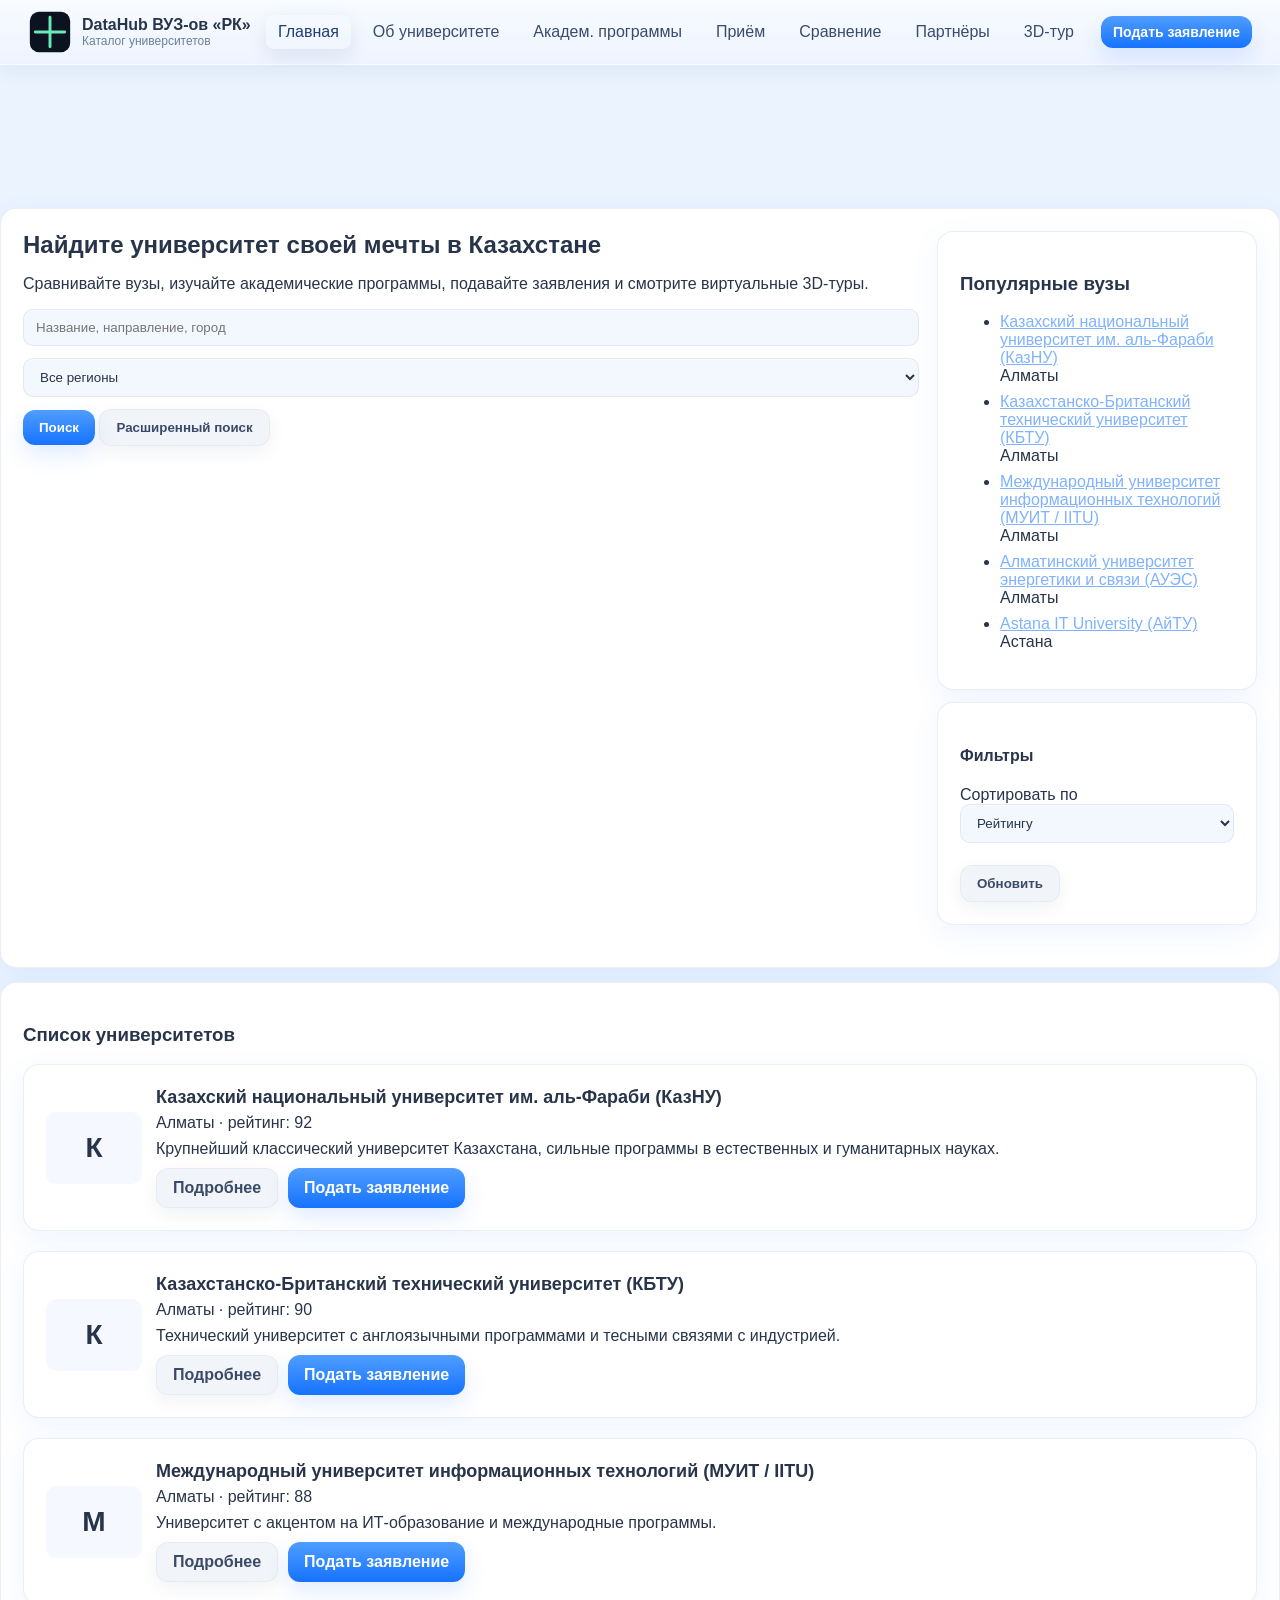
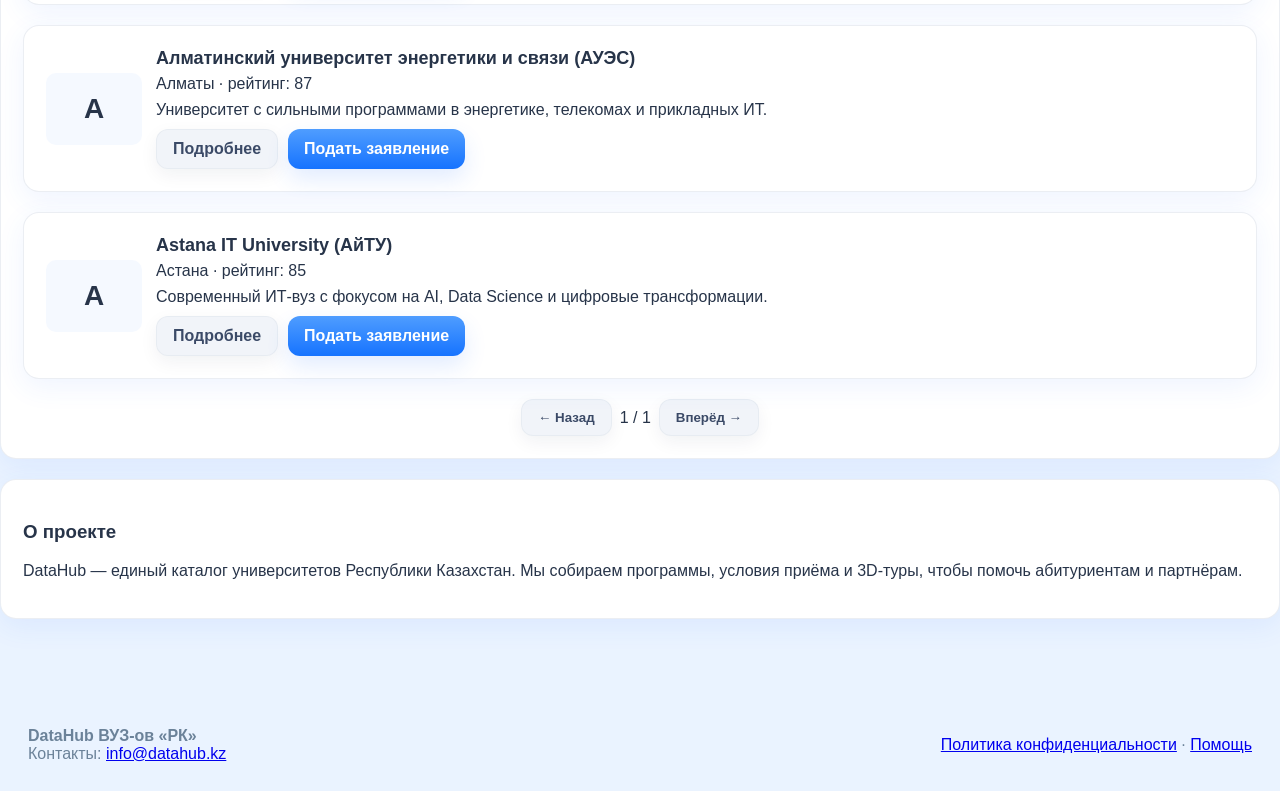
<file: frontend/index.html>
<!doctype html>
<html lang="ru">
<head>
  <meta charset="utf-8" />
  <meta name="viewport" content="width=device-width,initial-scale=1" />
  <title>DataHub ВУЗ-ов «РК» — Каталог вузов</title>

  <!-- основной CSS проекта -->
  <link rel="stylesheet" href="assets/css/styles.css">

  <style>
    /* --- гарантия что только одна шапка и она фиксирована --- */
    .site-header {
      position: fixed;
      inset: 0 0 auto 0;
      top: 0;
      left: 0;
      right: 0;
      z-index: 9999;            /* максимум, чтобы не перекрывался контент */
      border-bottom: 1px solid rgba(255,255,255,0.02);
      background: linear-gradient(180deg, rgba(2,6,23,0.98), rgba(2,6,23,0.9));
      padding: 10px 0;
      box-shadow: 0 6px 20px rgba(2,6,23,0.45);
    }

    .header-inner {
      max-width: var(--max-width);
      margin: 0 auto;
      padding: 0 var(--container-pad);
      display:flex;
      gap:12px;
      align-items:center;
      justify-content:space-between;
    }

    /* навигация */
    .main-nav { display:flex; gap:10px; align-items:center; }
    .main-nav .nav-link { color:var(--muted); text-decoration:none; padding:8px 12px; border-radius:8px; }
    .main-nav .nav-link.active { color:var(--text); background: rgba(255,255,255,0.02); }

    /* мобильный бургер */
    .burger { display:none; width:44px; height:44px; align-items:center; justify-content:center; border-radius:8px; cursor:pointer; }
    .burger div { width:20px; height:2px; background:var(--text); margin:3px 0; border-radius:2px; }

    /* важный отступ — чтобы содержимое не скрывалось под фиксированной шапкой */
    main.main-content {
      padding-top: 92px; /* подогнать под реальную высоту header */
      padding-bottom: 40px;
      max-width: var(--max-width);
      margin: 0 auto;
    }

    /* если на странице появится всплывающее меню — ограничим его поведение */
    .main-nav.mobile-open {
      position: absolute;
      top: 62px;
      right: 20px;
      background: var(--surface);
      padding: 12px;
      border-radius: 10px;
      display:flex;
      flex-direction:column;
      min-width: 200px;
      box-shadow: var(--shadow);
    }

    /* thumb fix: гарантируем, что все карточки поверх main находятся ниже header */
    .card, footer, section {
      position: relative;
      z-index: 1;
    }

    /* адаптив */
    @media (max-width: 980px){
      .main-nav { display:none; }
      .burger { display:flex; }
      .header-inner { padding: 0 14px; }
      main.main-content { padding-top: 100px; }
    }
  </style>
</head>
<body>
  <!-- ========== HEADER (единственный) ========== -->
  <header class="site-header" role="banner" aria-label="Верхнее меню">
    <div class="header-inner">
      <div style="display:flex; gap:12px; align-items:center;">
        <a href="index.html" style="display:flex; gap:10px; align-items:center; text-decoration:none;">
          <svg width="44" height="44" viewBox="0 0 24 24" aria-hidden="true">
            <rect x="1" y="1" width="22" height="22" rx="5" fill="#0b1220"></rect>
            <path d="M4 12h16M12 4v16" stroke="#6ee7b7" stroke-width="1.6" stroke-linecap="round"/>
          </svg>
          <div style="line-height:1;">
            <div style="font-weight:700; color:var(--text);">DataHub ВУЗ-ов «РК»</div>
            <div style="font-size:12px; color:var(--muted); margin-top:2px;">Каталог университетов</div>
          </div>
        </a>
      </div>

      <nav class="main-nav" aria-label="Главная навигация">
        <a href="index.html" class="nav-link active">Главная</a>
        <a href="university.html" class="nav-link">Об университете</a>
        <a href="programs.html" class="nav-link">Академ. программы</a>
        <a href="admission.html" class="nav-link">Приём</a>
        <a href="compare.html" class="nav-link">Сравнение</a>
        <a href="partners.html" class="nav-link">Партнёры</a>
        <a href="tour.html" class="nav-link">3D-тур</a>
      </nav>

      <div style="display:flex; gap:10px; align-items:center;">
        <a href="admission.html" class="btn primary" style="padding:8px 12px; font-size:14px;">Подать заявление</a>
        <div class="burger" id="navBurger" title="Открыть меню" aria-hidden="false">
          <div></div><div></div><div></div>
        </div>
      </div>
    </div>
  </header>

  <!-- ========== MAIN CONTENT ========== -->
  <main class="main-content" role="main">
    <!-- HERO / SEARCH -->
    <section class="card hero" style="margin: 6px 0;">
      <div class="hero-inner" style="display:flex; gap:18px; align-items:flex-start; flex-wrap:wrap;">
        <div style="flex:1; min-width:260px;">
          <h1 style="margin:0 0 8px 0;">Найдите университет своей мечты в Казахстане</h1>
          <p class="lead">Сравнивайте вузы, изучайте академические программы, подавайте заявления и смотрите виртуальные 3D-туры.</p>

          <form id="searchForm" class="search-form" style="margin-top:14px;">
            <input id="searchQ" type="search" placeholder="Название, направление, город" aria-label="Поиск">
            <select id="filterRegion">
              <option value="">Все регионы</option>
              <option value="almaty">Алматы</option>
              <option value="nursultan">Нур-Султан</option>
              <option value="astana">Астана</option>
              <option value="shymkent">Шымкент</option>
            </select>
            <button type="submit" class="btn primary">Поиск</button>
            <button type="button" id="btnAdvanced" class="btn ghost">Расширенный поиск</button>
          </form>

        </div>

        <aside style="width:320px; min-width:240px;">
          <div class="card" style="margin-bottom:12px;">
            <h3>Популярные вузы</h3>
            <ul id="popularList">
              <li><a href="university.html?id=kznu">КазНУ им. аль-Фараби</a> · Алматы</li>
              <li><a href="university.html?id=aues">АУЭС — Университет энерго-связи</a> · Алматы</li>
              <li><a href="university.html?id=kbtu">КБТУ — Казахстанско-Британский Технический Университет</a> · Алматы</li>
              <li><a href="university.html?id=iitu">МУИТ — Международный Университет ИТ</a> · Алматы</li>
              <li><a href="university.html?id=aitu">AITU — Astana IT University</a> · Астана</li>
            </ul>

          </div>

          <div class="card">
            <h4>Фильтры</h4>
            <label class="small">Сортировать по</label>
            <select id="sortBy">
              <option value="">Рейтингу</option>
              <option value="students">По количеству студентов</option>
            </select>
            <div style="margin-top:10px;">
              <button id="btnReload" class="btn ghost">Обновить</button>
            </div>
          </div>
        </aside>
      </div>
    </section>

    <!-- LIST -->
    <section id="univList" class="card" style="margin-top:14px;">
      <h3>Список университетов</h3>
      <div id="grid" class="card-grid" style="margin-top:12px;">
        <!-- сюда рендерятся карточки -->
      </div>

      <nav id="pagination" class="pagination" style="margin-top:18px; display:flex; gap:8px; align-items:center; justify-content:center;">
        <button id="prevPage" class="btn ghost">← Назад</button>
        <span id="pageInfo" class="small">1 / 1</span>
        <button id="nextPage" class="btn ghost">Вперёд →</button>
      </nav>
    </section>

    <!-- Info block -->
    <section class="card" style="margin-top:14px;">
      <h3>О проекте</h3>
      <p class="small">DataHub — единый каталог университетов Республики Казахстан. Мы собираем программы, условия приёма и 3D-туры, чтобы помочь абитуриентам и партнёрам.</p>
    </section>
  </main>

  <!-- ========== FOOTER ========== -->
  <footer class="site-footer" style="margin-top:20px;">
    <div class="container footer-inner" style="display:flex; justify-content:space-between; align-items:center; gap:12px;">
      <div>
        <strong>DataHub ВУЗ-ов «РК»</strong><br>
        <span class="small muted-note">Контакты: <a href="mailto:info@datahub.kz">info@datahub.kz</a></span>
      </div>
      <div class="small muted-note">
        <a href="#" class="muted-note">Политика конфиденциальности</a> · <a href="#" class="muted-note">Помощь</a>
      </div>
    </div>
  </footer>

  <!-- общий скрипт (внешний) -->
  <script src="assets/js/app.js" defer></script>

  <!-- ========== ЛОКАЛЬНЫЙ DATAHUB FALLBACK + ИНТЕГРИРОВАННАЯ ЛОГИКА ========== -->
  <script>
  /**
   * Если глобальный объект DataHub отсутствует (в разработке / без бэкенда),
   * создаём локальный DataHub с простыми методами:
   *  - fetchUniversities() -> загружает assets/data/universities.json
   *  - fetchUniversityById(id) -> возвращает объект университета
   *  - escapeHtml(s) -> безопасный вывод
   */
  (function(){
    if (!window.DataHub) {
      window.DataHub = {
        async fetchUniversities(opts) {
          // opts можно игнорировать — но поддержим { q, region } при необходимости
          try {
            const resp = await fetch('assets/data/universities.json');
            if (!resp.ok) throw new Error('failed to load universities.json');
            const j = await resp.json();
            return j.universities || [];
          } catch (e) {
            console.warn('DataHub fallback: cannot load universities.json', e);
            throw e;
          }
        },
        async fetchUniversityById(id) {
          try {
            const resp = await fetch('assets/data/universities.json');
            if (!resp.ok) throw new Error('failed to load universities.json');
            const j = await resp.json();
            const arr = j.universities || [];
            return arr.find(u => String(u.id).toLowerCase() === String(id).toLowerCase()) || null;
          } catch (e) {
            console.warn('DataHub.fetchUniversityById fallback error', e);
            return null;
          }
        },
        escapeHtml(s) {
          return String(s || '').replace(/&/g,'&amp;').replace(/</g,'&lt;').replace(/>/g,'&gt;').replace(/"/g,'&quot;');
        }
      };
    } else {
      // если DataHub есть, но нет escapeHtml — добавим полезный метод
      if (!DataHub.escapeHtml) {
        DataHub.escapeHtml = s => String(s || '').replace(/&/g,'&amp;').replace(/</g,'&lt;').replace(/>/g,'&gt;').replace(/"/g,'&quot;');
      }
    }
  })();
  </script>

  <!-- ЗАМЕНИТЕ СТАРЫЙ БЛОК ЛОКАЛЬНОЙ ЛОГИКИ НА ЭТОТ -->
  <script>
  document.addEventListener('DOMContentLoaded', () => {
    // элементы
    const burger = document.getElementById('navBurger');
    const nav = document.querySelector('.main-nav');
    const popularList = document.getElementById('popularList');
    const grid = document.getElementById('grid');
    const pageInfo = document.getElementById('pageInfo');
    const prevBtn = document.getElementById('prevPage');
    const nextBtn = document.getElementById('nextPage');
    const sortSelect = document.getElementById('sortBy');
    const reloadBtn = document.getElementById('btnReload');
    const searchForm = document.getElementById('searchForm');
    const searchQ = document.getElementById('searchQ');
    const filterRegion = document.getElementById('filterRegion');
    const btnAdvanced = document.getElementById('btnAdvanced');

    // state
    let allList = [];       // список из DataHub (полный)
    let currentList = [];   // после фильтров/поиска
    let page = 1;
    const PER_PAGE = 6;

    // маппинг значений селекта регионов (внизу — к нормализованной форме, в которой хранятся города)
    const regionMap = {
      "almaty": "алматы",
      "nursultan": "астана",
      "nur-sultan": "астана",
      "astana": "астана",
      "shymkent": "шымкент",
      "": ""
    };

    // --- Helpers: normalisation / acronym building ---
    const norm = (s = '') => {
      try {
        return String(s).toLowerCase().normalize('NFD').replace(/[\u0300-\u036f]/g, '');
      } catch (e) {
        return String(s).toLowerCase();
      }
    };

    function buildAcronym(name) {
      if (!name) return '';
      return name.split(/[\s\-\–_()]+/).map(w => w.trim()).filter(Boolean).map(w => w[0]?.toUpperCase()||'').join('');
    }

    // строит поисковое поле для каждого университета
    function buildSearchIndex(u) {
      const parts = [];
      parts.push(u.id || '');
      parts.push(u.name || '');
      parts.push(u.short_desc || '');
      parts.push(u.long_desc || '');
      parts.push(u.city || '');
      if (Array.isArray(u.partners)) {
        parts.push(u.partners.map(p => p.partner_name || '').join(' '));
      }
      if (u.aliases) parts.push(Array.isArray(u.aliases) ? u.aliases.join(' ') : (''+u.aliases));
      const joined = parts.join(' ');
      const flat = joined.replace(/\s+/g,'');
      const acronym = buildAcronym(u.name || '');
      return {
        raw: joined,
        norm: norm(joined),
        flat: norm(flat),
        acronym: (acronym || '').toUpperCase()
      };
    }

    // render popular list
    function renderPopular(list) {
      popularList.innerHTML = '';
      if (!list || !list.length) {
        popularList.innerHTML = '<li class="muted-note">Данные отсутствуют</li>';
        return;
      }
      list.slice(0,6).forEach(u => {
        const li = document.createElement('li');
        li.style.marginBottom = '8px';
        li.innerHTML = `<a href="university.html?id=${encodeURIComponent(u.id)}" style="color:var(--accent)">${DataHub.escapeHtml(u.name)}</a>
                        <div class="small muted-note">${DataHub.escapeHtml(u.city||'')}</div>`;
        popularList.appendChild(li);
      });
    }

    // render grid (paginated)
    function renderGrid(list) {
      grid.innerHTML = '';
      if (!list || !list.length) {
        grid.innerHTML = '<p class="muted-note">Список университетов пуст.</p>';
        pageInfo.textContent = '0 / 0';
        prevBtn.disabled = true;
        nextBtn.disabled = true;
        return;
      }
      const totalPages = Math.max(1, Math.ceil(list.length / PER_PAGE));
      if (page > totalPages) page = totalPages;
      const start = (page - 1) * PER_PAGE;
      const pageItems = list.slice(start, start + PER_PAGE);

      pageItems.forEach(u => {
        const el = document.createElement('div');
        el.className = 'card';
        el.innerHTML = `
          <div style="display:flex;gap:14px;align-items:center;">
            <div style="width:96px;height:72px;border-radius:10px;background:#f5f9ff;display:flex;align-items:center;justify-content:center;font-weight:700;font-size:28px;">
              ${DataHub.escapeHtml((u.name||'')[0] || 'U')}
            </div>
            <div style="flex:1">
              <a href="university.html?id=${encodeURIComponent(u.id)}" style="font-size:18px;font-weight:700;color:var(--text);text-decoration:none;">
                ${DataHub.escapeHtml(u.name)}
              </a>
              <div class="muted-note" style="margin-top:6px">${DataHub.escapeHtml(u.city || '')} · рейтинг: ${u.rating ?? '—'}</div>
              <div class="muted-note" style="margin-top:8px">${DataHub.escapeHtml((u.short_desc||'').substring(0,160))}</div>
              <div style="margin-top:10px;display:flex;gap:10px;">
                <a class="btn ghost" href="university.html?id=${encodeURIComponent(u.id)}">Подробнее</a>
                <a class="btn primary" href="admission.html?uni=${encodeURIComponent(u.id)}">Подать заявление</a>
              </div>
            </div>
          </div>
        `;
        grid.appendChild(el);
      });

      pageInfo.textContent = `${page} / ${totalPages}`;
      prevBtn.disabled = page <= 1;
      nextBtn.disabled = page >= totalPages;
    }

    // main filter: ищем по q и region внутри предварительно загруженного allList
    function filterUniversities(q = '', region = '') {
      const qnorm = norm(q || '');
      const rnorm = norm(region || '');
      if (!qnorm && !rnorm) return allList.slice();

      const results = allList.filter(item => {
        const idx = item._searchIdx; // ранее добавленный индекс
        if (rnorm) {
          const cityOk = (item.city && norm(item.city).includes(rnorm)) || (idx && idx.norm.includes(rnorm));
          if (!cityOk) return false;
        }
        if (!qnorm) return true; // только фильтр по региону

        // 1) полное включение нормализованной строки
        if (idx && idx.norm.includes(qnorm)) return true;
        // 2) flat (без пробелов)
        if (idx && idx.flat.includes(qnorm.replace(/\s+/g,''))) return true;
        // 3) acronym
        if (idx && idx.acronym && idx.acronym.includes(qnorm.toUpperCase())) return true;
        // 4) частичное совпадение по токенам
        if (idx) {
          const tokens = idx.norm.split(/\s+/);
          for (let t of tokens) {
            if (t.startsWith(qnorm)) return true;
          }
        }
        // 5) id match
        if ((item.id || '').toLowerCase().includes(qnorm)) return true;

        return false;
      });

      return results;
    }

    // загрузка initial + индексирование
    async function loadInitial() {
      try {
        // сначала попробуем DataHub.fetchUniversities (внешний модуль), иначе fallback внутри DataHub уже настроен
        allList = await DataHub.fetchUniversities();
        if (!Array.isArray(allList)) allList = [];
        // ensure each has id and name
        allList = allList.map(u => Object.assign({ id: (u.id || (u.name||'').toLowerCase().replace(/\s+/g,'')), name: u.name || '—' }, u));
        // build _searchIdx for each
        allList.forEach(u => { u._searchIdx = buildSearchIndex(u); });
        currentList = allList.slice();
        renderPopular(allList);
        page = 1;
        renderGrid(currentList);
      } catch (err) {
        console.warn('Ошибка при загрузке университетов', err);
        popularList.innerHTML = '<li class="muted-note">Не удалось загрузить данные.</li>';
        grid.innerHTML = '<p class="muted-note">Не удалось загрузить данные.</p>';
      }
    }

    // perform search triggered by UI; q empty => show all
    function doLocalSearch() {
      const q = (searchQ.value || '').trim();
      let region = (filterRegion.value || '').trim();

      // Нормализация: привести region к нижнему регистру и сопоставить с картой
      const rkey = (region || '').toString().toLowerCase().replace(/\s+/g, '');
      const mapped = regionMap[rkey];
      if (mapped !== undefined) {
        region = mapped;
      } else {
        region = norm(region);
      }

      const results = filterUniversities(q, region);
      currentList = results;
      page = 1;
      renderGrid(currentList);
      renderPopular(results);
    }

    // events
    if (searchForm) {
      searchForm.addEventListener('submit', (ev) => {
        ev.preventDefault();
        doLocalSearch();
      });
    }
    if (searchQ) {
      // live search as user types (debounced)
      let timer = null;
      searchQ.addEventListener('input', () => {
        clearTimeout(timer);
        timer = setTimeout(() => doLocalSearch(), 220);
      });
    }
    if (filterRegion) {
      filterRegion.addEventListener('change', () => doLocalSearch());
    }
    if (btnAdvanced) {
      btnAdvanced.addEventListener('click', () => {
        if (btnAdvanced.dataset.open === '1') {
          btnAdvanced.dataset.open = '0';
          btnAdvanced.textContent = 'Расширенный поиск';
        } else {
          btnAdvanced.dataset.open = '1';
          btnAdvanced.textContent = 'Скрыть расширенный';
          alert('Здесь можно добавить дополнительные поля для расширенного поиска.');
        }
      });
    }
    if (reloadBtn) {
      reloadBtn.addEventListener('click', () => loadInitial());
    }
    prevBtn.addEventListener('click', () => {
      if (page > 1) { page--; renderGrid(currentList); window.scrollTo({top:200, behavior:'smooth'}); }
    });
    nextBtn.addEventListener('click', () => {
      const totalPages = Math.max(1, Math.ceil(currentList.length / PER_PAGE));
      if (page < totalPages) { page++; renderGrid(currentList); window.scrollTo({top:200, behavior:'smooth'}); }
    });

    // burger (mobile)
    if (burger) {
      burger.addEventListener('click', () => {
        if (nav.classList.contains('mobile-open')) {
          nav.classList.remove('mobile-open'); nav.style.display = '';
        } else {
          nav.classList.add('mobile-open'); nav.style.display = 'flex';
        }
      });
      document.addEventListener('click', (e) => {
        if (window.innerWidth <= 980 && !nav.contains(e.target) && !burger.contains(e.target)) {
          nav.classList.remove('mobile-open'); nav.style.display = 'none';
        }
      });
    }

    // initial load
    loadInitial();
  });
  </script>


</body>
</html>
</file>
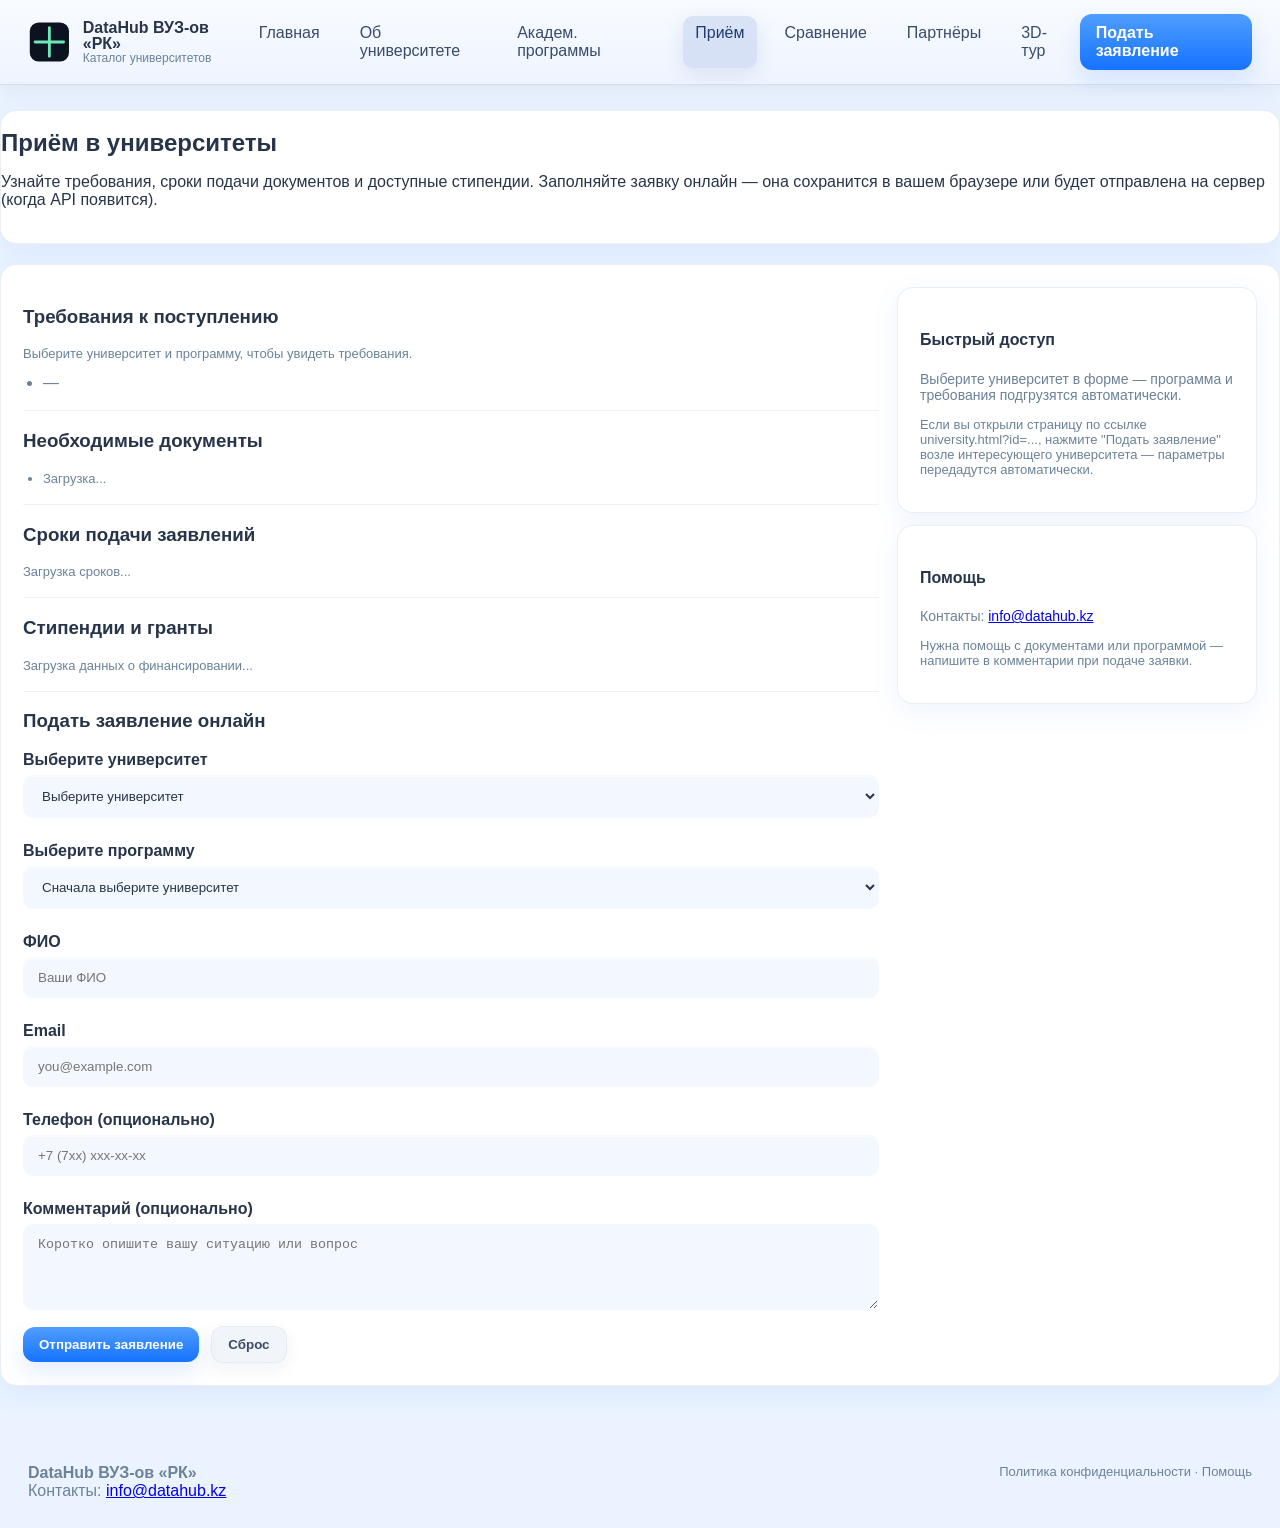
<file: frontend/admission.html>
<!doctype html>
<html lang="ru">
<head>
  <meta charset="utf-8" />
  <meta name="viewport" content="width=device-width,initial-scale=1" />
  <title>Приём — DataHub ВУЗ-ов «РК»</title>

  <link rel="stylesheet" href="assets/css/styles.css">

  <style>
    /* Локальные правки оформления страницы приёма */
    .admission-hero { padding: 18px 0; }
    .admission-grid { display:grid; grid-template-columns: 1fr 360px; gap:18px; }
    @media (max-width: 980px) { .admission-grid { grid-template-columns: 1fr; } }

    .card .section-title { margin-top: 6px; font-size:18px; font-weight:700; }
    .muted-note { color:var(--muted); }

    .form-row { margin-bottom:12px; }
    label.field-label { display:block; font-weight:600; margin-bottom:6px; color:var(--text); }
    select, input[type="text"], input[type="email"], textarea {
      background: var(--surface-light);
      border: 1px solid rgba(255,255,255,0.06);
      border-radius: 10px;
      padding: 12px 14px;
      width:100%;
      color:var(--text);
      box-sizing:border-box;
    }
    .small-muted { color:var(--muted); font-size:13px; }

    .req-list { margin:8px 0 0 0; padding-left:20px; color:var(--muted); }
    .status-note { margin:8px 0; padding:8px 12px; border-radius:8px; background:rgba(110,231,183,0.08); color: #064; display:none; }

    .btn-row { display:flex; gap:12px; align-items:center; margin-top:10px; }
    .toast { position:fixed; right:20px; bottom:20px; background:#0b1220; color:#fff; padding:12px 16px; border-radius:10px; box-shadow:0 8px 30px rgba(11,18,32,0.5); display:none; z-index:99999; }

    .sidebar-note { font-size:14px; color:var(--muted); }
    .hint { font-size:13px; color:var(--muted); margin-top:6px; }
  </style>
</head>
<body>

<!-- HEADER -->
<header class="site-header" role="banner" aria-label="Верхнее меню">
  <div class="header-inner">
    <a href="index.html" style="display:flex; gap:12px; align-items:center; text-decoration:none;">
      <svg width="44" height="44" viewBox="0 0 24 24" aria-hidden="true">
        <rect x="1" y="1" width="22" height="22" rx="5" fill="#0b1220"></rect>
        <path d="M4 12h16M12 4v16" stroke="#6ee7b7" stroke-width="1.6" stroke-linecap="round"/>
      </svg>
      <div style="line-height:1;">
        <div style="font-weight:700; color:var(--text); font-size:16px;">DataHub ВУЗ-ов «РК»</div>
        <div style="font-size:12px; color:var(--muted);">Каталог университетов</div>
      </div>
    </a>

    <nav class="main-nav" aria-label="Главная навигация">
      <a class="nav-link" href="index.html">Главная</a>
      <a class="nav-link" href="university.html">Об университете</a>
      <a class="nav-link" href="programs.html">Академ. программы</a>
      <a class="nav-link active" href="admission.html">Приём</a>
      <a class="nav-link" href="compare.html">Сравнение</a>
      <a class="nav-link" href="partners.html">Партнёры</a>
      <a class="nav-link" href="tour.html">3D-тур</a>
    </nav>

    <div style="display:flex; gap:10px; align-items:center;">
      <a href="admission.html" class="btn primary">Подать заявление</a>
      <button class="burger" id="navBurger" type="button" aria-label="Открыть меню">
        <span style="display:block;width:20px;height:2px;background:var(--text);margin:3px 0;"></span>
        <span style="display:block;width:20px;height:2px;background:var(--text);margin:3px 0;"></span>
        <span style="display:block;width:20px;height:2px;background:var(--text);margin:3px 0;"></span>
      </button>
    </div>
  </div>
</header>

<main class="main-content" role="main">
  <section class="card admission-hero" aria-labelledby="admissionTitle">
    <h1 id="admissionTitle" style="margin:0 0 8px 0;">Приём в университеты</h1>
    <p class="lead">Узнайте требования, сроки подачи документов и доступные стипендии. Заполняйте заявку онлайн — она сохранится в вашем браузере или будет отправлена на сервер (когда API появится).</p>
  </section>

  <section class="card" style="margin-top:14px;">
    <div class="admission-grid">
      <!-- левый столбец: форма и данные -->
      <div>
        <h3>Требования к поступлению</h3>
        <div id="admissionStatus" class="status-note"></div>
        <div id="requirementsBlock">
          <p class="small-muted">Выберите университет и программу, чтобы увидеть требования.</p>
          <ul id="reqList" class="req-list"><li>—</li></ul>
        </div>

        <hr style="margin:18px 0; border:none; border-top:1px solid rgba(0,0,0,0.06)">

        <h3>Необходимые документы</h3>
        <div id="docsBlock" class="small-muted">
          <ul id="docsList" class="req-list">
            <li>Загрузка...</li>
          </ul>
        </div>

        <hr style="margin:18px 0; border:none; border-top:1px solid rgba(0,0,0,0.06)">

        <h3>Сроки подачи заявлений</h3>
        <div id="deadlines" class="small-muted">Загрузка сроков...</div>

        <hr style="margin:18px 0; border:none; border-top:1px solid rgba(0,0,0,0.06)">

        <h3>Стипендии и гранты</h3>
        <div id="scholarships" class="small-muted">Загрузка данных о финансировании...</div>

        <hr style="margin:18px 0; border:none; border-top:1px solid rgba(0,0,0,0.06)">

        <h3>Подать заявление онлайн</h3>
        <form id="applyForm" novalidate>
          <div class="form-row">
            <label class="field-label" for="selUni">Выберите университет</label>
            <select id="selUni" required>
              <option value="">Загрузка университетов...</option>
            </select>
          </div>

          <div class="form-row">
            <label class="field-label" for="selProgram">Выберите программу</label>
            <select id="selProgram" required>
              <option value="">Сначала выберите университет</option>
            </select>
          </div>

          <div class="form-row">
            <label class="field-label" for="fullName">ФИО</label>
            <input id="fullName" type="text" placeholder="Ваши ФИО" required>
          </div>

          <div class="form-row">
            <label class="field-label" for="email">Email</label>
            <input id="email" type="email" placeholder="you@example.com" required>
          </div>

          <div class="form-row">
            <label class="field-label" for="phone">Телефон (опционально)</label>
            <input id="phone" type="text" placeholder="+7 (7xx) xxx-xx-xx">
          </div>

          <div class="form-row">
            <label class="field-label" for="message">Комментарий (опционально)</label>
            <textarea id="message" rows="4" placeholder="Коротко опишите вашу ситуацию или вопрос"></textarea>
          </div>

          <div class="btn-row">
            <button type="submit" class="btn primary">Отправить заявление</button>
            <button type="button" id="resetForm" class="btn ghost">Сброс</button>
            <div id="formNote" class="hint"></div>
          </div>
        </form>
      </div>

      <!-- правый столбец: подсказки и быстрый доступ -->
      <aside>
        <div class="card" style="margin-bottom:12px;">
          <h4>Быстрый доступ</h4>
          <div class="sidebar-note">
            <p>Выберите университет в форме — программа и требования подгрузятся автоматически.</p>
            <p class="hint">Если вы открыли страницу по ссылке university.html?id=..., нажмите "Подать заявление" возле интересующего университета — параметры передадутся автоматически.</p>
          </div>
        </div>

        <div class="card">
          <h4>Помощь</h4>
          <p class="sidebar-note">Контакты: <a href="mailto:info@datahub.kz">info@datahub.kz</a></p>
          <p class="hint">Нужна помощь с документами или программой — напишите в комментарии при подаче заявки.</p>
        </div>
      </aside>
    </div>
  </section>
</main>

<footer class="site-footer">
  <div class="footer-inner">
    <div><strong>DataHub ВУЗ-ов «РК»</strong><br><span class="small muted-note">Контакты: <a href="mailto:info@datahub.kz">info@datahub.kz</a></span></div>
    <div class="small-muted">Политика конфиденциальности · Помощь</div>
  </div>
</footer>

<div id="toast" class="toast" role="status" aria-live="polite"></div>

<script src="assets/js/app.js" defer></script>

<script>
(function(){
  if (window.DataHub && typeof DataHub.fetchUniversities === 'function') {
    // DataHub уже определён — ничего не делаем
    return;
  }

  if (!window.UNIVERSITIES_DB) {
    window.UNIVERSITIES_DB = {
      "universities": [
        {
          "id": "kznu",
          "name": "Казахский национальный университет им. аль-Фараби (КазНУ)",
          "city": "Алматы",
          "rating": 92,
          "short_desc": "Классический университет с сильными программами в естественных и гуманитарных науках.",
          "student_count": 20000,
          "faculty_count": 2000,
          "programs_count": 180,
          "contact": { "phone": "+7 (727) 377-33-33", "email": "info@kaznu.edu.kz", "address": "пр. Аль-Фараби, 71, Алматы" },
          "programs": [
            { "id":"kznu_b_ph", "title":"Физика (Бакалавриат)", "level":"bachelor", "lang":"ru" },
            { "id":"kznu_m_am", "title":"Прикладная математика (Магистратура)", "level":"master", "lang":"ru" }
          ],
          "admission": {
            "documents":[
              "Аттестат / диплом (оригинал и копии)",
              "Паспорт / ИИН",
              "Фотографии 3×4",
              "Результаты ЕНТ / КНТ (при необходимости)",
              "Медицинская справка формы 075/086 (если требуется)"
            ],
            "deadlines":{
              "bachelor":"Подача документов: 20.06.2025 – 31.08.2025. Конкурс госгрантов проходит в июле; зачисление — в августе.",
              "master":"Период приема: июль–август; возможны дополнительные осенние потоки. Точные даты публикуются КазНУ."
            },
            "scholarships":{
              "bachelor":"52 372 тенге (пед/мед — 84 000 тенге)",
              "master":"117 098 тенге"
            }
          }
        },

        {
          "id": "aues",
          "name": "Алматинский университет энергетики и связи (АУЭС)",
          "city": "Алматы",
          "rating": 87,
          "short_desc": "Университет с сильными программами в энергетике, телекоммуникациях и ИТ.",
          "student_count": 8000,
          "faculty_count": 700,
          "programs_count": 60,
          "contact": {"phone":"+7 (727) 323-11-75","email":"aues@aues.kz","address":"ул. Байтурсынова, 126/1, Алматы"},
          "programs":[
            {"id":"aues_b_ee","title":"Электроэнергетика (Бакалавриат)","level":"bachelor","lang":"ru"},
            {"id":"aues_m_is","title":"Интеллектуальные энергосистемы (Магистратура)","level":"master","lang":"ru"}
          ],
          "admission":{
            "documents":["Аттестат / диплом + копии","Паспорт / ИИН","Фотографии","Сертификат ЕНТ или вступительные испытания"],
            "deadlines":{"bachelor":"Грантовый конкурс: середина июля. Платное обучение — до 25 августа.","master":"Приём магистратуры: июль–сентябрь."},
            "scholarships":{"bachelor":"52 372 тенге","master":"117 098 тенге"}
          }
        },

        {
          "id":"kbtu",
          "name":"Казахстанско-Британский технический университет (КБТУ)",
          "city":"Алматы",
          "rating":90,
          "short_desc":"Технический университет с англоязычными программами.",
          "student_count":5000,
          "faculty_count":400,
          "programs":[
            {"id":"kbtu_b_oil","title":"Нефтегазовое дело (Бакалавриат)","level":"bachelor","lang":"ru"},
            {"id":"kbtu_m_ds","title":"Data Science (Магистратура)","level":"master","lang":"en"}
          ],
          "admission":{
            "documents":["Аттестат / диплом","Паспорт / ИИН","Фотографии","Результаты ЕНТ / вступительные тесты"],
            "deadlines":{"bachelor":"Конец июня — конец августа. Конкурс на гранты — в июле.","master":"Июль–сентябрь."},
            "scholarships":{"bachelor":"52 372 тенге","master":"117 098 тенге"}
          }
        },

        {
          "id":"iitu",
          "name":"Международный университет информационных технологий (МУИТ / IITU)",
          "city":"Алматы",
          "rating":88,
          "short_desc":"IT-вуз: программирование, AI, кибербезопасность.",
          "student_count":6000,
          "faculty_count":500,
          "programs":[
            {"id":"iitu_b_se","title":"Программная инженерия (Бакалавриат)","level":"bachelor","lang":"ru"},
            {"id":"iitu_m_ai","title":"Искусственный интеллект (Магистратура)","level":"master","lang":"en"}
          ],
          "admission":{
            "documents":["Аттестат / диплом","Паспорт / ИИН","Фотографии","Сертификат ЕНТ / вступительные испытания"],
            "deadlines":{"bachelor":"20.06.2025 – 25.08.2025 (ориентировочно).","master":"Июль–сентябрь."},
            "scholarships":{"bachelor":"52 372 тенге","master":"117 098 тенге"}
          }
        },

        {
          "id":"aitu",
          "name":"Astana IT University (AITU)",
          "city":"Астана",
          "rating":85,
          "short_desc":"IT-университет с фокусом на Data Science и AI.",
          "student_count":3000,
          "faculty_count":250,
          "programs":[
            {"id":"aitu_b_cs","title":"Информатика (Бакалавриат)","level":"bachelor","lang":"ru"},
            {"id":"aitu_m_ai","title":"AI and Machine Learning (Магистратура)","level":"master","lang":"en"}
          ],
          "admission":{
            "documents":["Аттестат / диплом","Паспорт / ИИН","Фотографии","Результаты ЕНТ / AET (если требуется)"],
            "deadlines":{"bachelor":"Июнь–август (AET и регистрация на портале).","master":"Сроки зависят от направления."},
            "scholarships":{"bachelor":"52 372 тенге","master":"117 098 тенге"}
          }
        }

      ]
    };
  }

  // простой DataHub shim, чтобы существующий код работал как раньше
  window.DataHub = window.DataHub || {};
  if (typeof DataHub.fetchUniversities !== 'function') {
    DataHub.fetchUniversities = async function(filters) {
      // можно подставлять фильтры (q, region) в будущем
      // возвращаем shallow copy, чтобы нельзя было случайно модифицировать исходник
      return (window.UNIVERSITIES_DB && Array.isArray(window.UNIVERSITIES_DB.universities))
        ? window.UNIVERSITIES_DB.universities.map(u => Object.assign({}, u))
        : [];
    };
  }

  // escape helper (используется в других местах)
  if (typeof DataHub.escapeHtml !== 'function') {
    DataHub.escapeHtml = function(s){ return String(s||'').replace(/&/g,'&amp;').replace(/</g,'&lt;').replace(/>/g,'&gt;'); };
  }

})();
/*
  admission.html — client-side admission form + data viewer
  - Подгружает universities через DataHub.fetchUniversities() или window.UNIVERSITIES_DB
  - Когда данные загружены, заполняет селекты, показывает требования и сроки
  - Сохраняет заявки в localStorage (ключ dh_applications)
*/

document.addEventListener('DOMContentLoaded', () => {
  const selUni = document.getElementById('selUni');
  const selProgram = document.getElementById('selProgram');
  const reqList = document.getElementById('reqList');
  const docsList = document.getElementById('docsList');
  const deadlines = document.getElementById('deadlines');
  const scholarships = document.getElementById('scholarships');
  const admissionStatus = document.getElementById('admissionStatus');
  const applyForm = document.getElementById('applyForm');
  const fullName = document.getElementById('fullName');
  const email = document.getElementById('email');
  const phone = document.getElementById('phone');
  const message = document.getElementById('message');
  const resetForm = document.getElementById('resetForm');
  const toast = document.getElementById('toast');
  const formNote = document.getElementById('formNote');

  // header helpers (mobile)
  const burger = document.getElementById('navBurger');
  const nav = document.querySelector('.main-nav');
  if (burger) {
    burger.addEventListener('click', () => {
      nav.classList.toggle('mobile-open');
      nav.style.display = nav.classList.contains('mobile-open') ? 'flex' : '';
    });
  }

  // helpers
  const showToast = (text, ms=3000) => {
    toast.textContent = text;
    toast.style.display = 'block';
    setTimeout(()=> toast.style.display = 'none', ms);
  };

  const saveApplicationToLocal = (obj) => {
    try {
      const key = 'dh_applications';
      const existing = JSON.parse(localStorage.getItem(key) || '[]');
      existing.unshift(obj);
      localStorage.setItem(key, JSON.stringify(existing.slice(0,50))); // keep last 50
    } catch (e) {
      console.warn('Failed to save application', e);
    }
  };

  const escapeHtml = s => String(s||'').replace(/&/g,'&amp;').replace(/</g,'&lt;').replace(/>/g,'&gt;');

  // get query params to preselect university/program
  const params = new URLSearchParams(location.search);
  const preUni = params.get('uni') || params.get('id') || '';
  const preProgram = params.get('program') || '';

  // data state
  let universities = [];

  // fetch universities (use DataHub if available)
  async function loadUniversities() {
    try {
      if (window.DataHub && typeof DataHub.fetchUniversities === 'function') {
        universities = await DataHub.fetchUniversities();
      } else if (window.UNIVERSITIES_DB && Array.isArray(window.UNIVERSITIES_DB.universities)) {
        universities = window.UNIVERSITIES_DB.universities;
      } else {
        // fallback: try fetch JSON path
        const res = await fetch('assets/data/universities.json');
        if (res.ok) {
          const j = await res.json();
          universities = j.universities || [];
        } else {
          throw new Error('no data');
        }
      }
    } catch (err) {
      console.warn('Ошибка загрузки университетов:', err);
      admissionStatus.style.display = 'block';
      admissionStatus.style.background = 'rgba(255,200,200,0.08)';
      admissionStatus.style.color = '#702';
      admissionStatus.textContent = 'Ошибка загрузки данных университетов. Проверьте assets/data/universities.json или DataHub.';
      // show fallback empty UI
      selUni.innerHTML = '<option value="">Данные недоступны</option>';
      selProgram.innerHTML = '<option value="">—</option>';
      reqList.innerHTML = '<li>Ошибка загрузки данных.</li>';
      docsList.innerHTML = '<li>Нет данных</li>';
      deadlines.textContent = 'Нет данных';
      scholarships.textContent = 'Нет данных';
      return;
    }

    // populate select
    selUni.innerHTML = '<option value="">Выберите университет</option>';
    universities.forEach(u => {
      const opt = document.createElement('option');
      opt.value = u.id;
      opt.textContent = u.name + (u.city ? ' · ' + u.city : '');
      selUni.appendChild(opt);
    });

    // try preselect if param present
    if (preUni) {
      // find matching id (case-insensitive)
      const m = universities.find(x => x.id && String(x.id).toLowerCase() === String(preUni).toLowerCase());
      if (m) {
        selUni.value = m.id;
      } else {
        // try name match
        const m2 = universities.find(x => (x.name||'').toLowerCase().includes(String(preUni).toLowerCase()));
        if (m2) selUni.value = m2.id;
      }
    }

    // trigger change to fill programs
    onUniChange();

    // if preProgram present, select it (after programs loaded)
    if (preProgram) {
      setTimeout(()=> {
        // try select by program id or substring
        for (let opt of selProgram.options) {
          if (opt.value && (opt.value.toLowerCase() === preProgram.toLowerCase() || opt.text.toLowerCase().includes(preProgram.toLowerCase()))) {
            selProgram.value = opt.value;
            selProgram.dispatchEvent(new Event('change'));
            break;
          }
        }
      }, 250);
    }
  }

  function onUniChange() {
    const id = selUni.value;
    const u = universities.find(x => x.id === id);
    selProgram.innerHTML = '<option value="">Выберите программу</option>';
    // reset info blocks
    reqList.innerHTML = '<li>—</li>';
    docsList.innerHTML = '<li>Загрузка...</li>';
    deadlines.textContent = 'Загрузка сроков...';
    scholarships.textContent = 'Загрузка данных о финансировании...';
    admissionStatus.style.display = 'none';
    formNote.textContent = '';

    if (!u) {
      selProgram.innerHTML = '<option value="">Сначала выберите университет</option>';
      return;
    }

    // fill programs if present
    if (Array.isArray(u.programs) && u.programs.length) {
      u.programs.forEach((p, idx) => {
        const opt = document.createElement('option');
        // program id may be title or combined
        const pid = p.id || `${u.id}::${idx}`;
        opt.value = pid;
        opt.textContent = p.title || p.name || (p.level ? `${p.level} — ` : '') + (p.title || `Программа ${idx+1}`);
        opt.dataset.level = (p.level||'').toLowerCase();
        opt.dataset.lang = (p.lang||'').toLowerCase();
        opt.dataset.short = p.short_desc || '';
        selProgram.appendChild(opt);
      });
    } else {
      // no programs — synth demo options
      const demoB = document.createElement('option');
      demoB.value = `${u.id}::bsc`;
      demoB.textContent = 'Бакалавриат (пример)';
      selProgram.appendChild(demoB);
      const demoM = document.createElement('option');
      demoM.value = `${u.id}::msc`;
      demoM.textContent = 'Магистратура (пример)';
      selProgram.appendChild(demoM);
    }

    // fill documents / deadlines / scholarships using fields if exist
    // universities data may include 'admission' object with fields documents, deadlines, scholarships
    const admission = u.admission || {};
    // documents
    if (Array.isArray(admission.documents) && admission.documents.length) {
      docsList.innerHTML = '';
      admission.documents.forEach(d => {
        const li = document.createElement('li');
        li.textContent = d;
        docsList.appendChild(li);
      });
    } else {
      docsList.innerHTML = '<li>Аттестат / диплом, копии документов, фото, паспорт, результаты вступительных испытаний (если требуется).</li>';
    }

    // deadlines
    // --- deadlines (форматируем объект или строку) ---
if (admission.deadlines) {
  // если это строка — покажем её
  if (typeof admission.deadlines === 'string') {
    deadlines.innerHTML = DataHub && DataHub.escapeHtml ? DataHub.escapeHtml(admission.deadlines) : escapeHtml(admission.deadlines);
  } else if (typeof admission.deadlines === 'object') {
    // составим аккуратный HTML с разделением бакалавриат / магистратура / другое
    let html = '<div>';
    for (const key of Object.keys(admission.deadlines)) {
      const label = (key === 'bachelor') ? 'Бакалавриат' : (key === 'master') ? 'Магистратура' : key;
      html += `<strong>${DataHub && DataHub.escapeHtml ? DataHub.escapeHtml(label) : escapeHtml(label)}:</strong> `;
      const val = admission.deadlines[key];
      if (typeof val === 'string') {
        html += `<div style="margin:6px 0 12px 0;">${DataHub && DataHub.escapeHtml ? DataHub.escapeHtml(val) : escapeHtml(val)}</div>`;
      } else {
        html += `<div style="margin:6px 0 12px 0;">${DataHub && DataHub.escapeHtml ? DataHub.escapeHtml(JSON.stringify(val)) : escapeHtml(JSON.stringify(val))}</div>`;
      }
    }
    html += '</div>';
    deadlines.innerHTML = html;
  } else {
    deadlines.textContent = String(admission.deadlines);
  }
} else {
  deadlines.innerHTML = 'Главный приём обычно проходит в июне–августе, уточняйте даты на сайте вуза.';
}

// --- scholarships (также форматируем объект или строку) ---
if (admission.scholarships) {
  if (typeof admission.scholarships === 'string') {
    scholarships.innerHTML = DataHub && DataHub.escapeHtml ? DataHub.escapeHtml(admission.scholarships) : escapeHtml(admission.scholarships);
  } else if (typeof admission.scholarships === 'object') {
    let html = '<div>';
    for (const key of Object.keys(admission.scholarships)) {
      const label = (key === 'bachelor') ? 'Бакалавриат' : (key === 'master') ? 'Магистратура' : key;
      html += `<strong>${DataHub && DataHub.escapeHtml ? DataHub.escapeHtml(label) : escapeHtml(label)}:</strong> `;
      const val = admission.scholarships[key];
      if (typeof val === 'string') {
        html += `<div style="margin:6px 0 12px 0;">${DataHub && DataHub.escapeHtml ? DataHub.escapeHtml(val) : escapeHtml(val)}</div>`;
      } else {
        html += `<div style="margin:6px 0 12px 0;">${DataHub && DataHub.escapeHtml ? DataHub.escapeHtml(JSON.stringify(val)) : escapeHtml(JSON.stringify(val))}</div>`;
      }
    }
    html += '</div>';
    scholarships.innerHTML = html;
  } else {
    scholarships.textContent = String(admission.scholarships);
  }
  } else {
    scholarships.innerHTML = 'Стипендии и гранты предоставляются по результатам конкурса и по иным программам — уточняйте на сайте вуза.';
  }


    // show quick summary
    const summary = `Университет: ${u.name}${u.city ? ' · ' + u.city : ''}`;
    admissionStatus.style.display = 'block';
    admissionStatus.style.background = 'linear-gradient(90deg, rgba(110,231,183,0.06), rgba(110,231,183,0.03))';
    admissionStatus.style.color = '#0b3';
    admissionStatus.textContent = summary;
  }

  function onProgramChange() {
    const pid = selProgram.value;
    const uid = selUni.value;
    const u = universities.find(x => x.id === uid);
    if (!u) return;
    // find program object if exists
    let p = null;
    if (Array.isArray(u.programs)) {
      p = u.programs.find((pp, idx) => (pp.id && String(pp.id) === pid) || `${u.id}::${idx}` === pid || `${u.id}::${pp.title}` === pid);
      // fallback by matching title
      if (!p) p = u.programs.find(pp => (pp.title || '').toLowerCase() === (selProgram.options[selProgram.selectedIndex]?.text || '').toLowerCase());
    }
    // fill requirements
    reqList.innerHTML = '';
    if (p && Array.isArray(p.requirements) && p.requirements.length) {
      p.requirements.forEach(r => {
        const li = document.createElement('li'); li.textContent = r; reqList.appendChild(li);
      });
    } else {
      // look for requirements at university level
      const adm = (u.admission && u.admission.requirements) || [];
      if (adm.length) {
        adm.forEach(r => { const li=document.createElement('li'); li.textContent = r; reqList.appendChild(li); });
      } else {
        reqList.innerHTML = '<li>Общие требования: аттестат/диплом, результаты вступительных испытаний (если требуются), паспорт или ИИН.</li>';
      }
    }
  }

  // form submission
  applyForm.addEventListener('submit', (e) => {
    e.preventDefault();
    // simple validation
    const uid = selUni.value.trim();
    const pid = selProgram.value.trim();
    const name = fullName.value.trim();
    const mail = email.value.trim();

    if (!uid) { formNote.textContent = 'Пожалуйста, выберите университет.'; return; }
    if (!pid) { formNote.textContent = 'Пожалуйста, выберите программу.'; return; }
    if (!name) { formNote.textContent = 'Пожалуйста, введите ФИО.'; fullName.focus(); return; }
    if (!mail || !/^[^\s@]+@[^\s@]+\.[^\s@]+$/.test(mail)) { formNote.textContent = 'Введите корректный email.'; email.focus(); return; }

    formNote.textContent = '';

    const uni = universities.find(x => x.id === uid) || { name: uid };
    const programTitle = (() => {
      const opt = selProgram.options[selProgram.selectedIndex];
      return opt ? opt.textContent : pid;
    })();

    const payload = {
      id: 'app_' + Date.now(),
      timestamp: new Date().toISOString(),
      university_id: uid,
      university_name: uni.name,
      program_id: pid,
      program_title: programTitle,
      full_name: name,
      email: mail,
      phone: phone.value.trim(),
      message: message.value.trim()
    };

    // save locally (fallback) — replace with fetch POST when backend available
    saveApplicationToLocal(payload);

    // show confirmation
    showToast('Заявление сохранено локально. При наличии API оно будет отправлено на сервер.');
    // clear form (except uni/program so user sees context)
    fullName.value = '';
    email.value = '';
    phone.value = '';
    message.value = '';

    // optionally, show details of saved application
    admissionStatus.style.display = 'block';
    admissionStatus.style.background = 'linear-gradient(90deg, rgba(110,231,183,0.08), rgba(110,231,183,0.02))';
    admissionStatus.style.color = '#073';
    admissionStatus.textContent = `Заявление отправлено в ${uni.name} — программа: ${programTitle}`;
  });

  resetForm.addEventListener('click', (e) => {
    applyForm.reset();
    selProgram.innerHTML = '<option value="">Сначала выберите университет</option>';
    reqList.innerHTML = '<li>—</li>';
    docsList.innerHTML = '<li>—</li>';
    deadlines.textContent = '—';
    scholarships.textContent = '—';
    formNote.textContent = '';
  });

  selUni.addEventListener('change', () => {
    onUniChange();
    // reset program selection to default
    selProgram.value = '';
  });
  selProgram.addEventListener('change', onProgramChange);

  // initial load
  loadUniversities();
});
</script>

</body>
</html>
</file>
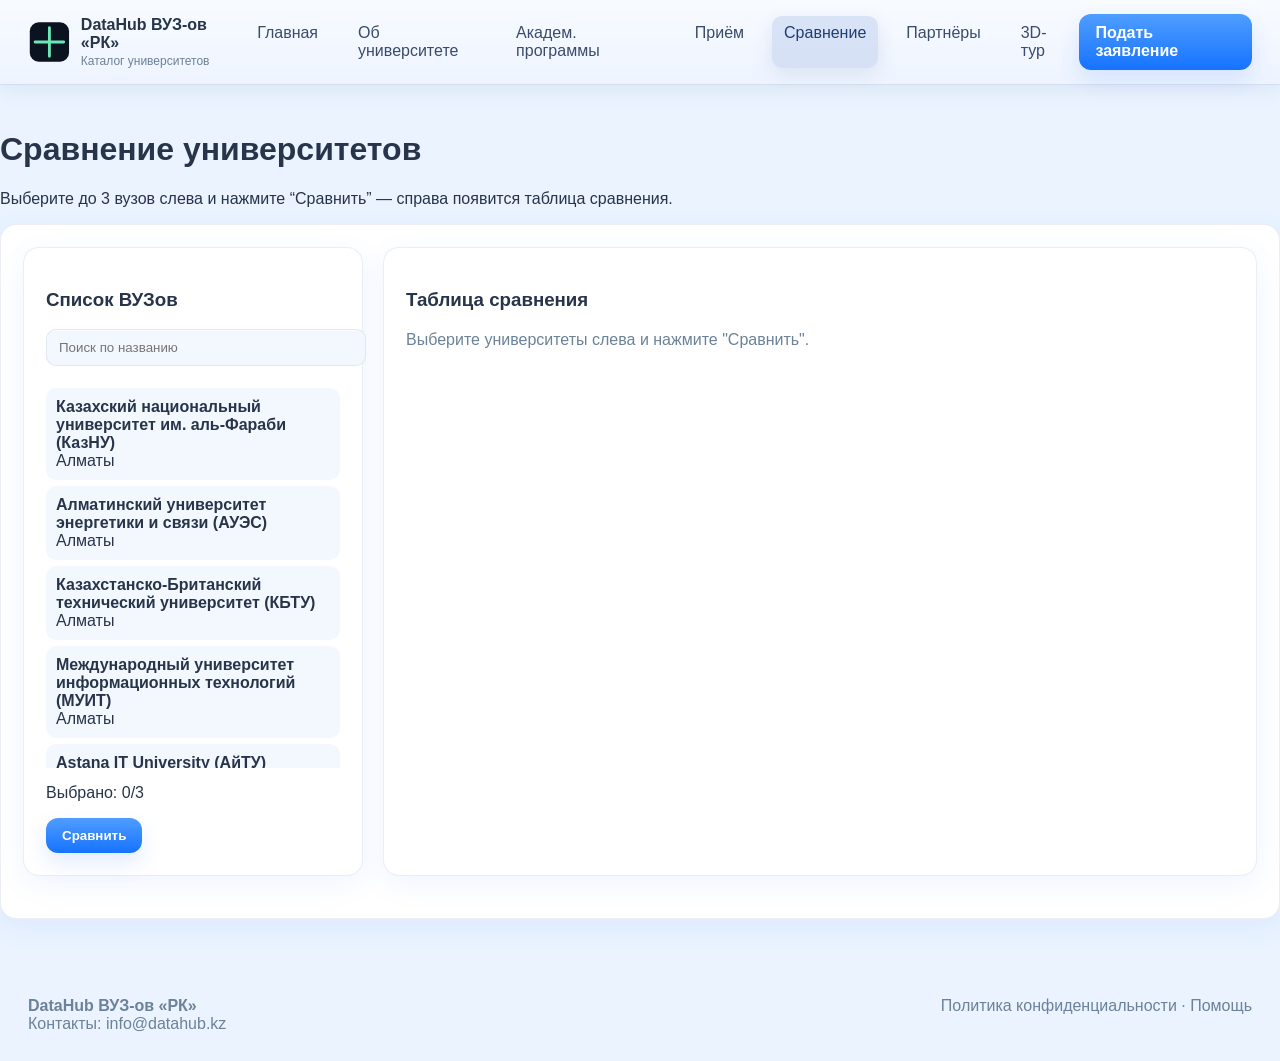
<file: frontend/compare.html>
<!doctype html>
<html lang="ru">
<head>
<meta charset="utf-8">
<meta name="viewport" content="width=device-width, initial-scale=1">
<title>Сравнение университетов — DataHub ВУЗ-ов «РК»</title>

<link rel="stylesheet" href="assets/css/styles.css">

<style>
  .compare-grid {
    display: grid;
    grid-template-columns: 340px 1fr;
    gap: 20px;
  }
  @media (max-width: 980px) {
    .compare-grid {
      grid-template-columns: 1fr;
    }
  }

  .uni-item {
    padding: 10px;
    margin-bottom: 6px;
    background: var(--surface-light);
    border-radius: 10px;
    cursor: pointer;
    transition: 0.2s;
  }
  .uni-item:hover {
    background: rgba(120, 170, 255, 0.15);
  }
  .uni-item.selected {
    background: rgba(80, 140, 255, 0.35);
    border: 1px solid rgba(80,150,255,0.55);
  }

  table.compare-table {
    width: 100%;
    border-collapse: collapse;
    margin-top: 12px;
  }
  table.compare-table th,
  table.compare-table td {
    padding: 12px;
    border-bottom: 1px solid rgba(255,255,255,0.08);
  }
  table.compare-table th {
    background: rgba(255,255,255,0.05);
  }

  .empty-note {
    color: var(--muted);
    margin-top: 20px;
  }
</style>
</head>
<body>

<!-- HEADER -->
<header class="site-header">
  <div class="header-inner">
    <a href="index.html" style="text-decoration:none; display:flex; align-items:center; gap:10px;">
      <svg width="44" height="44" viewBox="0 0 24 24">
        <rect x="1" y="1" width="22" height="22" rx="5" fill="#0b1220"/>
        <path d="M4 12h16M12 4v16" stroke="#6ee7b7" stroke-width="1.6" stroke-linecap="round"/>
      </svg>
      <div>
        <div style="font-weight:700; color:var(--text);">DataHub ВУЗ-ов «РК»</div>
        <div style="font-size:12px; color:var(--muted); margin-top:2px;">Каталог университетов</div>
      </div>
    </a>

    <nav class="main-nav">
      <a href="index.html" class="nav-link">Главная</a>
      <a href="university.html" class="nav-link">Об университете</a>
      <a href="programs.html" class="nav-link">Академ. программы</a>
      <a href="admission.html" class="nav-link">Приём</a>
      <a href="compare.html" class="nav-link active">Сравнение</a>
      <a href="partners.html" class="nav-link">Партнёры</a>
      <a href="tour.html" class="nav-link">3D-тур</a>
    </nav>

    <div style="display:flex; gap:10px; align-items:center;">
      <a href="admission.html" class="btn primary">Подать заявление</a>
      <button class="burger" id="navBurger">
        <div></div><div></div><div></div>
      </button>
    </div>
  </div>
</header>

<main class="main-content">
  <h1>Сравнение университетов</h1>
  <p class="lead">Выберите до 3 вузов слева и нажмите “Сравнить” — справа появится таблица сравнения.</p>

  <section class="card" style="margin-top:14px;">
    <div class="compare-grid">

      <!-- LEFT SIDE -->
      <div class="card">
        <h3>Список ВУЗов</h3>

        <input id="searchInput" type="text" placeholder="Поиск по названию" />

        <div id="uniList" style="margin-top:10px; max-height:380px; overflow-y:auto;">
          Загрузка списка...
        </div>

        <div style="margin-top:12px;">
          <p id="selectedCount">Выбрано: 0/3</p>
          <button id="btnCompare" class="btn primary">Сравнить</button>
        </div>
      </div>

      <!-- RIGHT SIDE -->
      <div class="card">
        <h3>Таблица сравнения</h3>
        <div id="compareTableBlock" class="empty-note">
          Выберите университеты слева и нажмите "Сравнить".
        </div>
      </div>

    </div>
  </section>
</main>

<footer class="site-footer">
  <div class="footer-inner">
    <div><strong>DataHub ВУЗ-ов «РК»</strong><br>
      <span class="small muted-note">Контакты: info@datahub.kz</span></div>
    <div class="small muted-note">Политика конфиденциальности · Помощь</div>
  </div>
</footer>
<script src="assets/js/universities.js" defer></script>
<script src="assets/js/app.js" defer></script>

<script>
document.addEventListener("DOMContentLoaded", async () => {

  let universities = [];
  let selected = [];

  const uniList = document.getElementById("uniList");
  const selectedCount = document.getElementById("selectedCount");
  const searchInput = document.getElementById("searchInput");
  const compareBlock = document.getElementById("compareTableBlock");

  async function loadUniversities() {
    try {
      if (window.UNIVERSITIES_DB)
        universities = window.UNIVERSITIES_DB.universities;
      else {
        const res = await fetch("assets/data/universities.json");
        universities = (await res.json()).universities;
      }
    } catch (e) {
      uniList.innerHTML = "<p class='muted-note'>Ошибка загрузки данных...</p>";
      return;
    }
    renderList(universities);
  }

  function renderList(list) {
    uniList.innerHTML = "";
    list.forEach(u => {
      const div = document.createElement("div");
      div.className = "uni-item";
      div.dataset.id = u.id;
      div.innerHTML = `<strong>${u.name}</strong><br><span class="muted-note">${u.city}</span>`;

      div.onclick = () => toggleSelect(u.id, div);

      uniList.appendChild(div);
    });
  }

  function toggleSelect(id, div) {
    const idx = selected.indexOf(id);

    if (idx >= 0) {
      selected.splice(idx, 1);
      div.classList.remove("selected");
    } else if (selected.length < 3) {
      selected.push(id);
      div.classList.add("selected");
    }

    selectedCount.textContent = `Выбрано: ${selected.length}/3`;
  }

  document.getElementById("btnCompare").onclick = () => {
    if (!selected.length) {
      compareBlock.innerHTML = "<p class='muted-note'>Выберите хотя бы один ВУЗ.</p>";
      return;
    }

    const items = universities.filter(u => selected.includes(u.id));
    renderCompareTable(items);
  };

  function renderCompareTable(items) {
    let html = `
      <table class="compare-table">
        <tr>
          <th>Параметр</th>
          ${items.map(u => `<th>${u.name}</th>`).join("")}
        </tr>

        <tr><td>Город</td>${items.map(u=>`<td>${u.city}</td>`).join("")}</tr>
        <tr><td>Рейтинг</td>${items.map(u=>`<td>${u.rating}</td>`).join("")}</tr>
        <tr><td>Студентов</td>${items.map(u=>`<td>${u.student_count}</td>`).join("")}</tr>
        <tr><td>Преподавателей</td>${items.map(u=>`<td>${u.faculty_count}</td>`).join("")}</tr>
        <tr><td>Кол-во программ</td>${items.map(u=>`<td>${u.programs_count}</td>`).join("")}</tr>
      </table>
    `;

    compareBlock.innerHTML = html;
  }

  searchInput.oninput = () => {
    const q = searchInput.value.toLowerCase();
    const filtered = universities.filter(u => u.name.toLowerCase().includes(q));
    renderList(filtered);
  };

  loadUniversities();
});
</script>

</body>
</html>
</file>
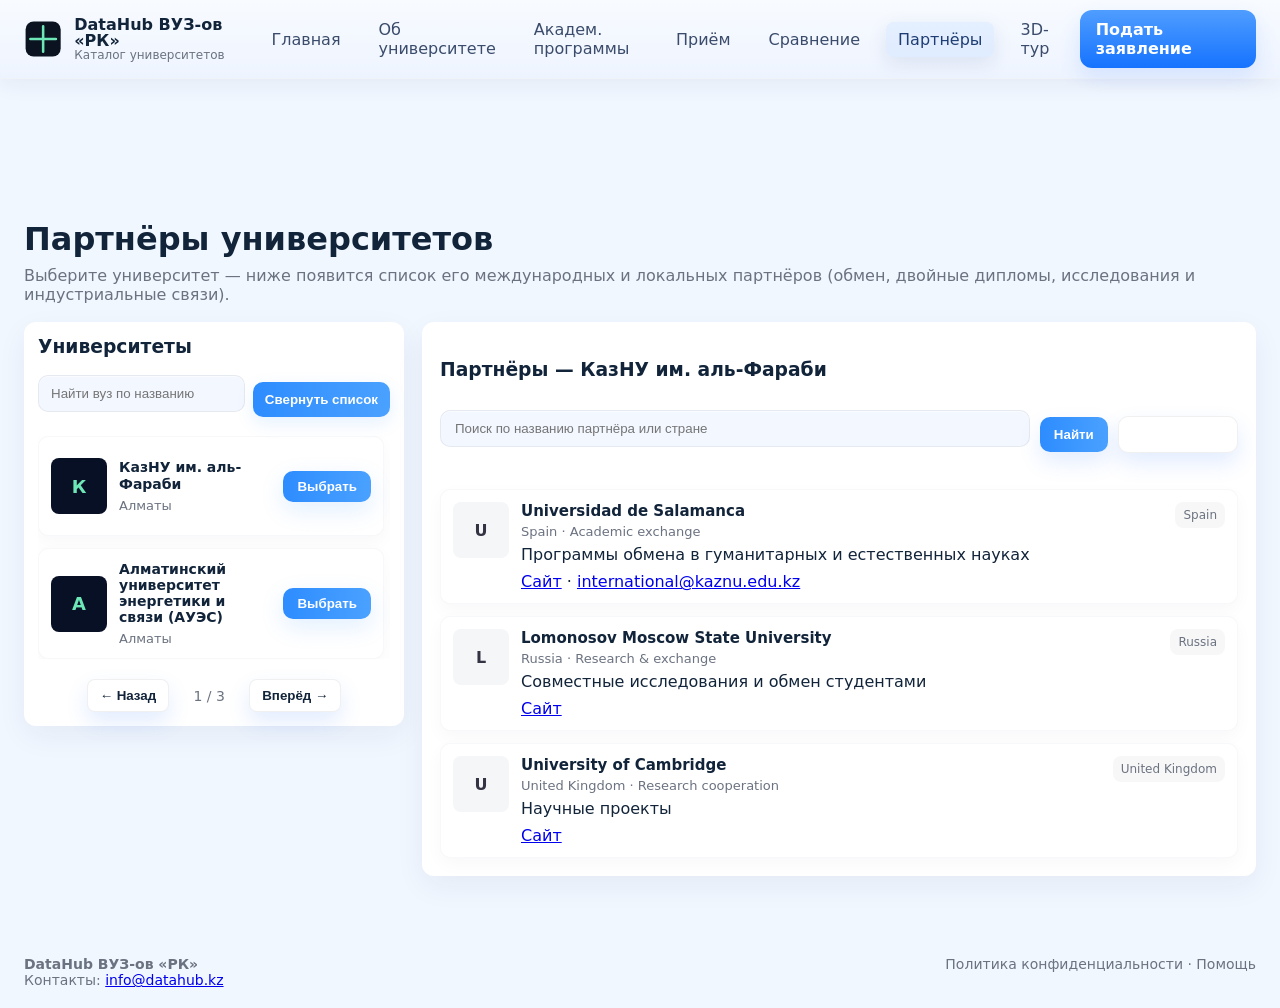
<file: frontend/partners.html>
<!doctype html>
<html lang="ru">
<head>
  <meta charset="utf-8" />
  <meta name="viewport" content="width=device-width,initial-scale=1" />
  <title>Партнёры — DataHub ВУЗ-ов «РК»</title>

  <link rel="stylesheet" href="assets/css/styles.css">

  <style>
    :root{
      --max-width:1280px;
      --pad:24px;
      --surface:#fff;
      --muted:#6b7280;
      --text:#12243a;
      --accent-start:#2d8cff;
      --accent-end:#4aa1ff;
      --shadow: 0 10px 30px rgba(12,32,80,0.06);
      --left-w: 380px;
    }
    body { font-family: Inter, system-ui, Arial; margin:0; color:var(--text); background:#f1f7ff; }
    .site-header { position:fixed; top:0; left:0; right:0; background:linear-gradient(180deg, rgba(2,6,23,0.03), rgba(2,6,23,0.02)); padding:10px 0; z-index:999; border-bottom:1px solid rgba(0,0,0,0.03); }
    .header-inner { max-width:var(--max-width); margin:0 auto; padding:0 var(--pad); display:flex; align-items:center; justify-content:space-between; gap:12px; }
    .main-nav { display:flex; gap:14px; align-items:center; }
    .nav-link { color:var(--muted); text-decoration:none; padding:8px 12px; border-radius:8px; }
    .nav-link.active { background: rgba(34, 115, 255, 0.08); color:#164ea6; }

    main { max-width:var(--max-width); margin: 110px auto 60px; padding:0 var(--pad); }
    h1 { margin:0 0 8px 0; font-size:32px; }
    .lead { color:var(--muted); margin:6px 0 18px; }

    .grid { display:grid; grid-template-columns: var(--left-w) 1fr; gap:18px; align-items:start; }
    @media (max-width:980px){ .grid{ grid-template-columns: 1fr; } }

    .left-panel { background:var(--surface); border-radius:12px; padding:14px; box-shadow:var(--shadow); display:flex; flex-direction:column; gap:12px; }
    .left-panel .uni-list { display:flex; flex-direction:column; gap:12px; overflow:auto; padding-right:6px; }
    .uni-card { display:flex; gap:12px; align-items:center; padding:12px; border-radius:10px; background:#fff; border:1px solid rgba(12,32,80,0.03); box-shadow: 0 6px 18px rgba(12,32,80,0.03); min-height:74px; }
    .uni-logo-sm { width:56px; height:56px; border-radius:8px; display:flex; align-items:center; justify-content:center; background:#071025; color:#6ee7b7; font-weight:700; font-size:18px; flex:0 0 56px; }
    .uni-name { font-weight:700; color:var(--text); font-size:14px; line-height:1.15; }
    .uni-meta { color:var(--muted); font-size:13px; margin-top:6px; }

    .btn-choose { padding:8px 14px; border-radius:10px; border:none; cursor:pointer; background:linear-gradient(90deg,var(--accent-start),var(--accent-end)); color:#fff; box-shadow:0 8px 24px rgba(45,140,255,0.14); }

    .left-controls { display:flex; gap:8px; align-items:center; }
    .left-controls input { flex:1; padding:10px 12px; border-radius:10px; border:1px solid rgba(0,0,0,0.06); background:#f3f7ff; color:var(--text); }
    .left-controls button { padding:10px 12px; border-radius:10px; border:none; cursor:pointer; background:linear-gradient(90deg,var(--accent-start),var(--accent-end)); color:#fff; box-shadow:0 6px 18px rgba(45,140,255,0.12); }

    .pagination { display:flex; gap:10px; align-items:center; justify-content:center; margin-top:8px; }
    .pagination button { padding:8px 12px; border-radius:8px; border:1px solid rgba(0,0,0,0.06); background:#fff; cursor:pointer; color:var(--text); }
    .page-info { color:var(--muted); font-size:14px; min-width:60px; text-align:center; }

    .right-panel { padding:18px; border-radius:12px; background:var(--surface); box-shadow:var(--shadow); min-height:220px; display:flex; flex-direction:column; gap:12px; }
    .partner-list { display:flex; flex-direction:column; gap:12px; }
    .partner-card { display:flex; gap:12px; align-items:flex-start; padding:12px; border-radius:10px; background:#fff; border:1px solid rgba(12,32,80,0.03); box-shadow: 0 6px 18px rgba(12,32,80,0.03); }
    .partner-logo { width:56px; height:56px; border-radius:8px; display:flex; align-items:center; justify-content:center; font-weight:700; color:#334; background:#f4f6f8; flex:0 0 56px; }
    .partner-meta h4 { margin:0 0 4px 0; font-size:15px; color:var(--text); }
    .partner-meta .meta { font-size:13px; color:var(--muted); margin-bottom:6px; }
    .partner-actions { margin-left:auto; display:flex; gap:8px; align-items:center; }
    .badge { display:inline-block; padding:6px 8px; border-radius:8px; background:rgba(0,0,0,0.03); font-size:12px; color:var(--muted); }

    .empty { color:var(--muted); padding:14px 0; }

    footer.site-footer { margin-top:30px; padding:20px 0; background:transparent; }
    .footer-inner { max-width:var(--max-width); margin:0 auto; padding:0 var(--pad); display:flex; justify-content:space-between; color:var(--muted); font-size:14px; }

    /* плавный переход видимости (для кнопки свернуть) */
    .left-controls button:focus { outline: none; box-shadow: 0 6px 18px rgba(45,140,255,0.18); }
  </style>
</head>
<body>

<header class="site-header" role="banner" aria-label="Верхнее меню">
  <div class="header-inner">
    <a href="index.html" style="display:flex; gap:12px; align-items:center; text-decoration:none;">
      <svg width="44" height="44" viewBox="0 0 24 24" aria-hidden="true">
        <rect x="1" y="1" width="22" height="22" rx="5" fill="#0b1220"></rect>
        <path d="M4 12h16M12 4v16" stroke="#6ee7b7" stroke-width="1.6" stroke-linecap="round"/>
      </svg>
      <div style="line-height:1;">
        <div style="font-weight:700; color:var(--text);">DataHub ВУЗ-ов «РК»</div>
        <div style="font-size:12px; color:var(--muted);">Каталог университетов</div>
      </div>
    </a>

    <nav class="main-nav" aria-label="Главная навигация">
      <a class="nav-link" href="index.html">Главная</a>
      <a class="nav-link" href="university.html">Об университете</a>
      <a class="nav-link" href="programs.html">Академ. программы</a>
      <a class="nav-link" href="admission.html">Приём</a>
      <a class="nav-link" href="compare.html">Сравнение</a>
      <a class="nav-link active" href="partners.html">Партнёры</a>
      <a class="nav-link" href="tour.html">3D-тур</a>
    </nav>

    <div style="display:flex; gap:10px; align-items:center;">
      <a href="admission.html" class="btn primary">Подать заявление</a>
    </div>
  </div>
</header>

<main>
  <h1>Партнёры университетов</h1>
  <p class="lead">Выберите университет — ниже появится список его международных и локальных партнёров (обмен, двойные дипломы, исследования и индустриальные связи).</p>

  <div class="grid" style="margin-top:16px;">
    <aside class="left-panel">
      <h3 style="margin:0 0 6px 0;">Университеты</h3>

      <div class="left-controls">
        <input id="leftSearch" placeholder="Найти вуз по названию" aria-label="Поиск вузов">
        <button id="leftToggleList" title="Свернуть список">Свернуть список</button>
      </div>

      <div id="uniListContainer" class="uni-list" aria-live="polite">
        <!-- карточки вузов (пагинация) -->
      </div>

      <div class="pagination" aria-hidden="false">
        <button id="prevPage">← Назад</button>
        <div class="page-info" id="pageInfo">0 / 0</div>
        <button id="nextPage">Вперёд →</button>
      </div>
    </aside>

    <section class="right-panel">
      <h3 id="panelTitle">Все партнёры</h3>

      <!-- Нормализованный блок поиска (замените старый блок им) -->
    <div class="right-search" style="display:flex; gap:10px; align-items:center; margin-bottom:6px;">
      <input id="partnerSearch" placeholder="Поиск по названию партнёра или стране"
             style="flex:1; min-width:0; padding:10px 14px; border-radius:10px; border:1px solid rgba(0,0,0,0.06); background:#f3f7ff; box-sizing:border-box;">
      <button id="btnSearch" type="button"
              style="padding:10px 14px; border-radius:10px; border:none; background:linear-gradient(90deg,var(--accent-start),var(--accent-end)); color:#fff; white-space:nowrap;">
        Найти
      </button>
      <button id="btnShowAll" type="button"
              style="padding:10px 12px; border-radius:10px; border:1px solid rgba(0,0,0,0.06); background:#fff;">
        Показать всех
      </button>
    </div>


      <div id="partnersArea" class="partner-list" style="margin-top:12px;">
        <div class="empty">Сначала выберите университет слева — и список партнёров появится здесь.</div>
      </div>
    </section>
  </div>
</main>

<footer class="site-footer">
  <div class="footer-inner">
    <div><strong>DataHub ВУЗ-ов «РК»</strong><br><span class="small muted-note">Контакты: <a href="mailto:info@datahub.kz">info@datahub.kz</a></span></div>
    <div class="small-muted">Политика конфиденциальности · Помощь</div>
  </div>
</footer>

<script>
/* Данные (минимум 3 партнёра на вуз) */
const UNIVERSITIES = [
  { id: "kznu", name: "КазНУ им. аль-Фараби", city: "Алматы",
    partners: [
      { name: "Universidad de Salamanca", country: "Spain", type: "Academic exchange", note: "Программы обмена в гуманитарных и естественных науках", contact: "international@kaznu.edu.kz", website: "https://www.usal.es/" },
      { name: "Lomonosov Moscow State University", country: "Russia", type: "Research & exchange", note: "Совместные исследования и обмен студентами", contact: "", website: "http://www.msu.ru" },
      { name: "University of Cambridge", country: "United Kingdom", type: "Research cooperation", note: "Научные проекты", contact: "", website: "https://www.cam.ac.uk/" }
    ]
  },
  { id: "aues", name: "Алматинский университет энергетики и связи (АУЭС)", city: "Алматы",
    partners: [
      { name: "Anhalt University of Applied Sciences", country: "Germany", type: "Exchange", note: "Обмен для инженерных направлений", contact: "international@aues.kz", website: "https://www.hs-anhalt.de/" },
      { name: "Tampere University", country: "Finland", type: "Research", note: "Энергетика, телеком", contact: "", website: "https://www.tuni.fi/" },
      { name: "BUPT", country: "China", type: "Technical cooperation", note: "Телеком и ИКТ", contact: "", website: "http://www.bupt.edu.cn/" }
    ]
  },
  { id: "kbtu", name: "Казахстанско-Британский технический университет (КБТУ)", city: "Алматы",
    partners: [
      { name: "London School of Economics (LSE)", country: "UK", type: "Academic cooperation", note: "Совместные курсы", contact: "international@kbtu.kz", website: "https://www.lse.ac.uk/" },
      { name: "University of Strathclyde", country: "UK", type: "Engineering exchange", note: "Инженерные обмены", contact: "", website: "https://www.strath.ac.uk/" },
      { name: "Heriot-Watt University", country: "UK", type: "Industry ties", note: "Практики и индустрия", contact: "", website: "https://www.hw.ac.uk/" }
    ]
  },
  { id: "iitu", name: "МУИТ (IITU)", city: "Алматы",
    partners: [
      { name: "KAIST", country: "South Korea", type: "Research", note: "AI и ИТ", contact: "info@iitu.edu.kz", website: "https://www.kaist.ac.kr/" },
      { name: "University of Oulu", country: "Finland", type: "Exchange", note: "ИТ обмены", contact: "", website: "https://www.oulu.fi/" },
      { name: "NUS", country: "Singapore", type: "Research", note: "Совместные проекты", contact: "", website: "https://www.nus.edu.sg/" }
    ]
  },
  { id: "aitu", name: "Astana IT University (АйТУ)", city: "Астана",
    partners: [
      { name: "SAP University Alliances", country: "Germany", type: "Industry", note: "SAP-программы", contact: "info@astanait.edu.kz", website: "https://www.sap.com/" },
      { name: "Edinburgh Napier University", country: "UK", type: "Exchange", note: "Обмен студентами", contact: "", website: "https://www.napier.ac.uk/" },
      { name: "Hasso Plattner Institute (HPI)", country: "Germany", type: "Design & IT", note: "Дизайн и инновации", contact: "", website: "https://hpi.de/" }
    ]
  }
];

/* UI */
document.addEventListener('DOMContentLoaded', () => {
  const uniListContainer = document.getElementById('uniListContainer');
  const pageInfo = document.getElementById('pageInfo');
  const prevPageBtn = document.getElementById('prevPage');
  const nextPageBtn = document.getElementById('nextPage');
  const leftSearch = document.getElementById('leftSearch');
  const leftToggleList = document.getElementById('leftToggleList');
  const partnersArea = document.getElementById('partnersArea');
  const panelTitle = document.getElementById('panelTitle');
  const partnerSearch = document.getElementById('partnerSearch');
  const btnSearch = document.getElementById('btnSearch');
  const btnShowAll = document.getElementById('btnShowAll');

  let perPage = 2;
  const allUnis = UNIVERSITIES.slice();
  let filteredUnis = allUnis.slice();
  let page = 1;
  const totalPages = () => Math.max(1, Math.ceil(filteredUnis.length / perPage));

  function escapeHtml(s){ return String(s||'').replace(/&/g,'&amp;').replace(/</g,'&lt;').replace(/>/g,'&gt;'); }
  function escapeAttr(s){ return String(s||'').replace(/"/g,'&quot;'); }

  function renderUniPage(){
    uniListContainer.innerHTML = '';
    const start = (page - 1) * perPage;
    const pageItems = filteredUnis.slice(start, start + perPage);
    pageItems.forEach(u => {
      const div = document.createElement('div');
      div.className = 'uni-card';
      div.innerHTML = `
        <div class="uni-logo-sm">${escapeHtml((u.name||'')[0] || 'U')}</div>
        <div style="flex:1;">
          <div class="uni-name">${escapeHtml(u.name)}</div>
          <div class="uni-meta">${escapeHtml(u.city || '')}</div>
        </div>
        <div>
          <button class="btn-choose" data-id="${escapeAttr(u.id)}">Выбрать</button>
        </div>
      `;
      uniListContainer.appendChild(div);
      div.querySelector('.btn-choose').addEventListener('click', () => selectUniversity(u.id));
    });

    pageInfo.textContent = `${page} / ${totalPages()}`;
    prevPageBtn.disabled = page <= 1;
    nextPageBtn.disabled = page >= totalPages();
  }

  function selectUniversity(id){
    const u = allUnis.find(x => x.id === id);
    if(!u){
      partnersArea.innerHTML = `<div class="empty">Нет данных по выбранному университету.</div>`;
      panelTitle.textContent = 'Партнёры';
      return;
    }
    panelTitle.textContent = `Партнёры — ${u.name}`;
    renderPartners(u.partners);
  }

  function renderPartners(list){
    partnersArea.innerHTML = '';
    if(!Array.isArray(list) || !list.length){
      partnersArea.innerHTML = `<div class="empty">Партнёры отсутствуют.</div>`;
      return;
    }
    list.forEach(p => {
      const card = document.createElement('div');
      card.className = 'partner-card';
      card.innerHTML = `
        <div class="partner-logo">${escapeHtml((p.name||'')[0] || '?')}</div>
        <div class="partner-meta" style="flex:1;">
          <h4>${escapeHtml(p.name)}</h4>
          <div class="meta">${escapeHtml(p.country)} · ${escapeHtml(p.type)}</div>
          <div class="small-muted">${escapeHtml(p.note || '')}</div>
          <div style="margin-top:8px;">
            ${p.website ? `<a href="${escapeAttr(p.website)}" target="_blank" rel="noopener">Сайт</a>` : ''}
            ${p.contact ? ` · <a href="mailto:${escapeAttr(p.contact)}">${escapeHtml(p.contact)}</a>` : ''}
          </div>
        </div>
        <div class="partner-actions">
          <span class="badge">${escapeHtml(p.country)}</span>
        </div>
      `;
      partnersArea.appendChild(card);
    });
  }

  function doLeftSearch(){
    const q = (leftSearch.value || '').trim().toLowerCase();
    if(!q) filteredUnis = allUnis.slice();
    else filteredUnis = allUnis.filter(u => (u.name||'').toLowerCase().includes(q) || (u.city||'').toLowerCase().includes(q) || (u.id||'').toLowerCase().includes(q));
    page = 1; renderUniPage();
  }

  function doPartnerSearch(){
    const q = (partnerSearch.value || '').trim().toLowerCase();
    if(!q) {
      partnersArea.innerHTML = `<div class="empty">Введите запрос для поиска партнёров.</div>`;
      return;
    }
    const allPartners = [];
    allUnis.forEach(u => (u.partners || []).forEach(p => allPartners.push(Object.assign({}, p, { uniName: u.name }))));
    const filtered = allPartners.filter(p => (p.name||'').toLowerCase().includes(q) || (p.country||'').toLowerCase().includes(q) || (p.type||'').toLowerCase().includes(q) || (p.note||'').toLowerCase().includes(q));
    if(!filtered.length){
      partnersArea.innerHTML = `<div class="empty">По запросу «${escapeHtml(q)}» партнёров не найдено.</div>`;
      panelTitle.textContent = `Результаты поиска`;
      return;
    }
    panelTitle.textContent = `Результаты поиска (${filtered.length})`;
    partnersArea.innerHTML = '';
    filtered.forEach(p => {
      const card = document.createElement('div');
      card.className = 'partner-card';
      card.innerHTML = `
        <div class="partner-logo">${escapeHtml((p.name||'')[0] || '?')}</div>
        <div class="partner-meta" style="flex:1;">
          <h4>${escapeHtml(p.name)}</h4>
          <div class="meta">${escapeHtml(p.country)} · ${escapeHtml(p.type)} · <span style="color:var(--muted);">${escapeHtml(p.uniName || '')}</span></div>
          <div class="small-muted">${escapeHtml(p.note || '')}</div>
          <div style="margin-top:8px;">
            ${p.website ? `<a href="${escapeAttr(p.website)}" target="_blank" rel="noopener">Сайт</a>` : ''}
            ${p.contact ? ` · <a href="mailto:${escapeAttr(p.contact)}">${escapeHtml(p.contact)}</a>` : ''}
          </div>
        </div>
      `;
      partnersArea.appendChild(card);
    });
  }

  function showAllPartners(){
    const allPartners = [];
    allUnis.forEach(u => (u.partners || []).forEach(p => allPartners.push(Object.assign({}, p, { uniName: u.name }))));
    panelTitle.textContent = `Все партнёры (${allPartners.length})`;
    partnersArea.innerHTML = '';
    allPartners.forEach(p => {
      const card = document.createElement('div');
      card.className = 'partner-card';
      card.innerHTML = `
        <div class="partner-logo">${escapeHtml((p.name||'')[0]||'?')}</div>
        <div class="partner-meta" style="flex:1;">
          <h4>${escapeHtml(p.name)}</h4>
          <div class="meta">${escapeHtml(p.country)} · ${escapeHtml(p.type)} · <span style="color:var(--muted);">${escapeHtml(p.uniName)}</span></div>
          <div class="small-muted">${escapeHtml(p.note || '')}</div>
          <div style="margin-top:8px;">
            ${p.website ? `<a href="${escapeAttr(p.website)}" target="_blank" rel="noopener">Сайт</a>` : ''}
            ${p.contact ? ` · <a href="mailto:${escapeAttr(p.contact)}">${escapeHtml(p.contact)}</a>` : ''}
          </div>
        </div>
      `;
      partnersArea.appendChild(card);
    });
  }

  prevPageBtn.addEventListener('click', ()=>{ if(page>1){ page--; renderUniPage(); uniListContainer.scrollTop=0; }});
  nextPageBtn.addEventListener('click', ()=>{ if(page<totalPages()){ page++; renderUniPage(); uniListContainer.scrollTop=0; }});
  leftSearch.addEventListener('input', ()=>{ page=1; doLeftSearch(); });
  leftToggleList.addEventListener('click', ()=>{
    if(uniListContainer.style.display === 'none'){ uniListContainer.style.display = ''; leftToggleList.textContent = 'Свернуть список'; }
    else { uniListContainer.style.display = 'none'; leftToggleList.textContent = 'Развернуть список'; }
  });
  btnSearch.addEventListener('click', doPartnerSearch);
  partnerSearch.addEventListener('keydown', (e)=>{ if(e.key==='Enter') doPartnerSearch(); });
  btnShowAll.addEventListener('click', showAllPartners);

  // initial render
  filteredUnis = allUnis.slice();
  page = 1;
  renderUniPage();

  // preselect first university for convenience
  setTimeout(()=> {
    const first = filteredUnis[0];
    if(first) selectUniversity(first.id);
  }, 50);
});
</script>

</body>
</html>
</file>
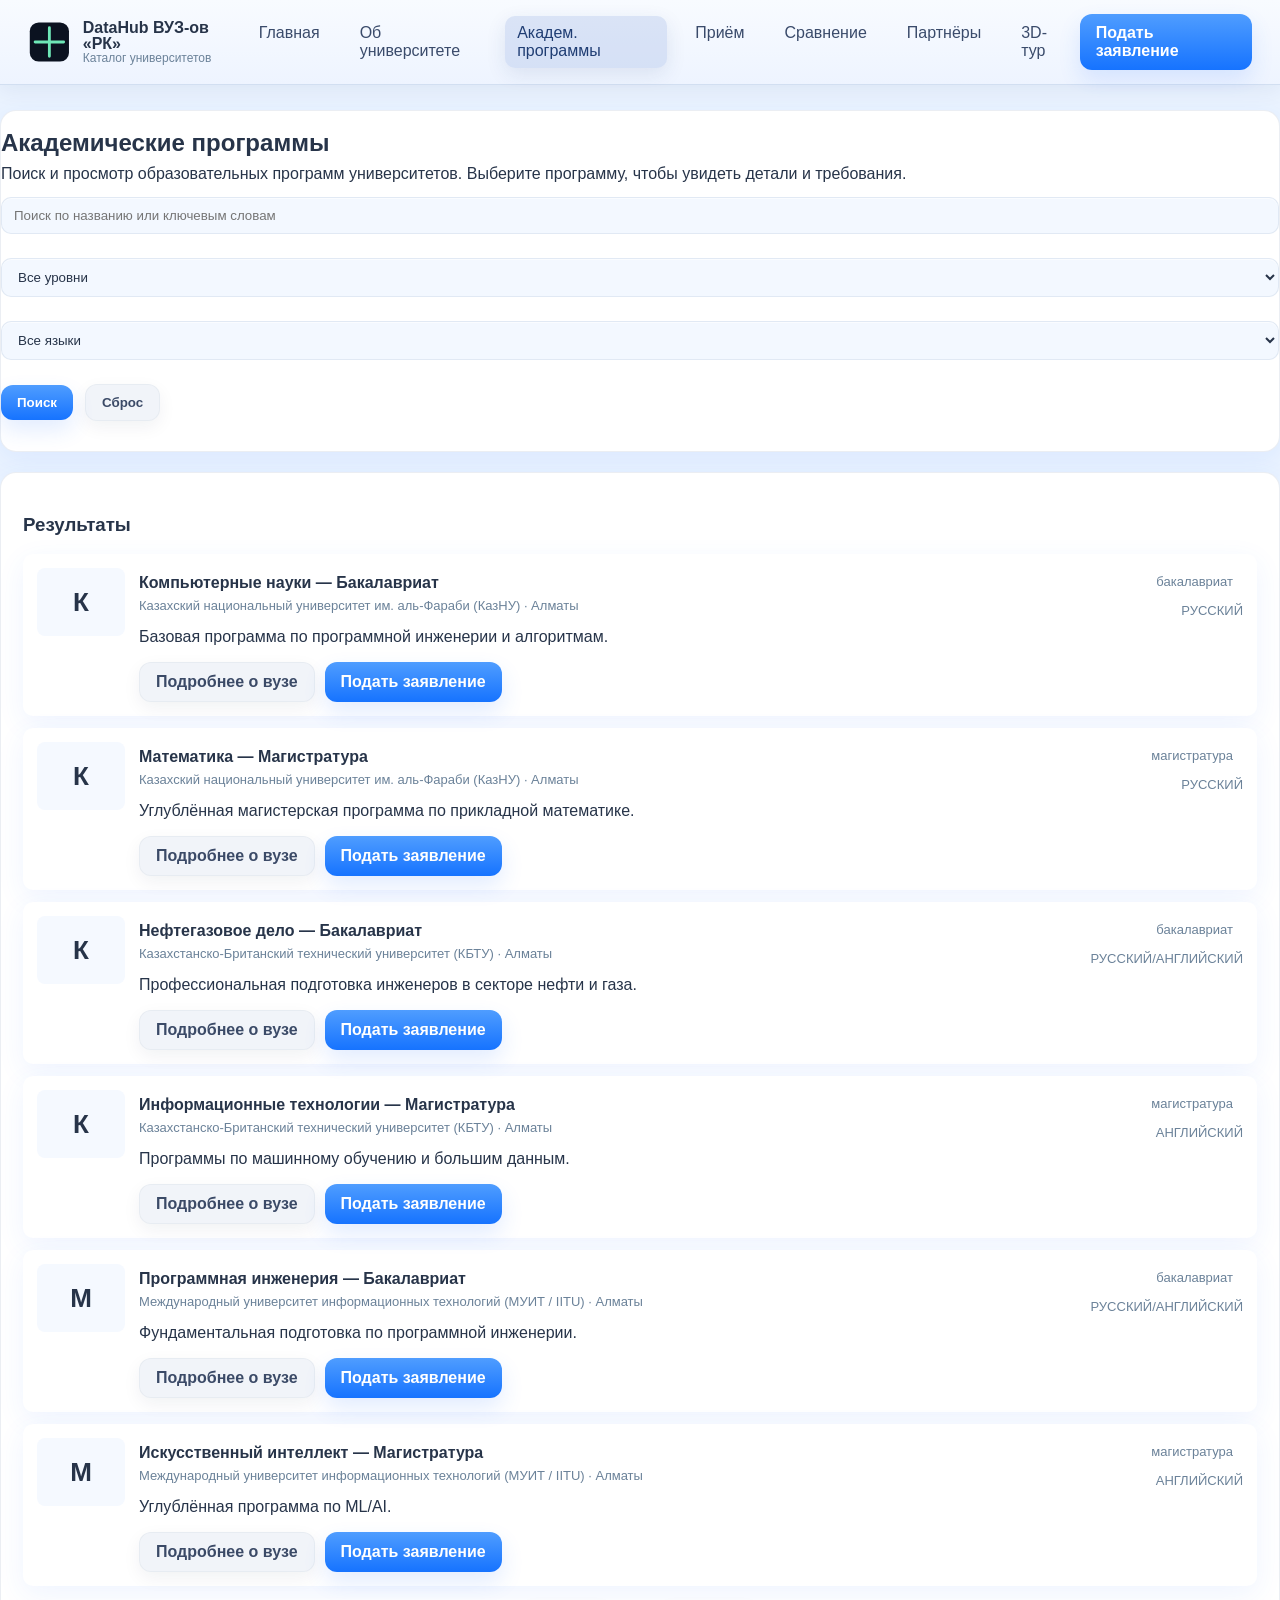
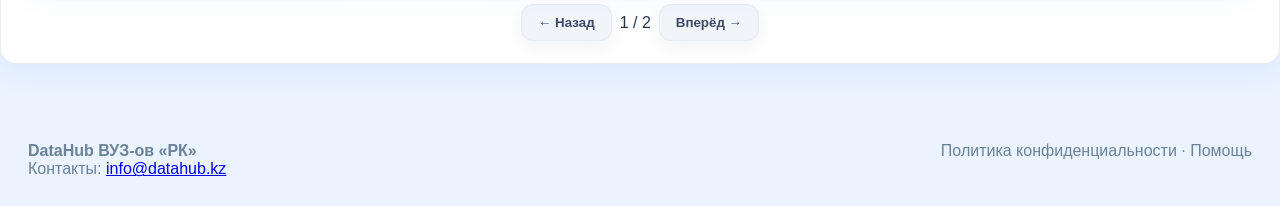
<file: frontend/programs.html>
<!doctype html>
<html lang="ru">
<head>
  <meta charset="utf-8" />
  <meta name="viewport" content="width=device-width,initial-scale=1" />
  <title>Академические программы — DataHub ВУЗ-ов «РК»</title>

  <link rel="stylesheet" href="assets/css/styles.css">

  <style>
    /* небольшой локальный стиль для программ */
    .programs-hero { padding: 18px 0; }
    .filters-row { display:flex; gap:12px; align-items:center; flex-wrap:wrap; margin-bottom:12px; }
    .program-card { display:flex; gap:14px; align-items:flex-start; padding:14px; border-radius:10px; background:var(--surface); box-shadow:var(--shadow); }
    .program-card .logo { width:88px; height:68px; border-radius:8px; background:#f5f9ff; display:flex;align-items:center;justify-content:center;font-weight:700;font-size:26px; }
    .pill { display:inline-block; padding:6px 10px; border-radius:999px; background:rgba(255,255,255,0.04); color:var(--muted); font-size:13px; }
    .small-muted { color:var(--muted); font-size:13px; }
  </style>
</head>
<body>

<!-- HEADER: reuse same header as other pages -->
<header class="site-header">
  <div class="header-inner">
    <a href="index.html" style="display:flex; gap:12px; align-items:center; text-decoration:none;">
      <svg width="44" height="44" viewBox="0 0 24 24" aria-hidden="true">
        <rect x="1" y="1" width="22" height="22" rx="5" fill="#0b1220"></rect>
        <path d="M4 12h16M12 4v16" stroke="#6ee7b7" stroke-width="1.6" stroke-linecap="round"/>
      </svg>
      <div style="line-height:1;">
        <div style="font-weight:700; color:var(--text); font-size:16px;">DataHub ВУЗ-ов «РК»</div>
        <div style="font-size:12px; color:var(--muted);">Каталог университетов</div>
      </div>
    </a>

    <nav class="main-nav">
      <a class="nav-link" href="index.html">Главная</a>
      <a class="nav-link" href="university.html">Об университете</a>
      <a class="nav-link active" href="programs.html">Академ. программы</a>
      <a class="nav-link" href="admission.html">Приём</a>
      <a class="nav-link" href="compare.html">Сравнение</a>
      <a class="nav-link" href="partners.html">Партнёры</a>
      <a class="nav-link" href="tour.html">3D-тур</a>
    </nav>

    <div style="display:flex; gap:10px; align-items:center;">
      <a href="admission.html" class="btn primary">Подать заявление</a>
      <button class="burger" id="navBurger" type="button" aria-label="menu">
        <span style="display:block;width:20px;height:2px;background:var(--text);margin:3px 0;"></span>
        <span style="display:block;width:20px;height:2px;background:var(--text);margin:3px 0;"></span>
        <span style="display:block;width:20px;height:2px;background:var(--text);margin:3px 0;"></span>
      </button>
    </div>
  </div>
</header>

<main class="main-content">
  <section class="card programs-hero">
    <h1 style="margin:0 0 8px 0;">Академические программы</h1>
    <p class="lead" style="margin:0 0 14px 0;">Поиск и просмотр образовательных программ университетов. Выберите программу, чтобы увидеть детали и требования.</p>

    <form id="progSearch" style="margin-top:8px;">
      <div class="filters-row">
        <input id="progQ" type="search" placeholder="Поиск по названию или ключевым словам" style="flex:1; min-width:240px;">
        <select id="progLevel" style="min-width:160px;">
          <option value="">Все уровни</option>
          <option value="bachelor">Бакалавр</option>
          <option value="master">Магистр</option>
          <option value="phd">PhD</option>
        </select>
        <select id="progLang" style="min-width:160px;">
          <option value="">Все языки</option>
          <option value="ru">Русский</option>
          <option value="kz">Казахский</option>
          <option value="en">Английский</option>
        </select>
        <button class="btn primary" type="submit">Поиск</button>
        <button class="btn ghost" type="button" id="progReset">Сброс</button>
      </div>
    </form>
  </section>

  <section class="card" style="margin-top:14px;">
    <h3>Результаты</h3>
    <div id="programsGrid" style="margin-top:12px; display:grid; gap:12px;"></div>

    <nav id="progPagination" class="pagination" style="margin-top:18px; display:flex; gap:8px; align-items:center; justify-content:center;">
      <button id="progPrev" class="btn ghost">← Назад</button>
      <span id="progPageInfo" class="small">0 / 0</span>
      <button id="progNext" class="btn ghost">Вперёд →</button>
    </nav>
  </section>
</main>

<footer class="site-footer">
  <div class="footer-inner">
    <div><strong>DataHub ВУЗ-ов «РК»</strong><br><span class="small muted-note">Контакты: <a href="mailto:info@datahub.kz">info@datahub.kz</a></span></div>
    <div class="small muted-note">Политика конфиденциальности · Помощь</div>
  </div>
</footer>

<script src="assets/js/app.js" defer></script>

<script>
/*
  programs.html — client-side aggregator of programs.
  Uses DataHub.fetchUniversities() to get list of universities and their programs.
  If a university has no 'programs' array, we synthesize demo programs.
*/
document.addEventListener('DOMContentLoaded', async () => {
  // elements
  const progQ = document.getElementById('progQ');
  const progLevel = document.getElementById('progLevel');
  const progLang = document.getElementById('progLang');
  const progSearch = document.getElementById('progSearch');
  const progReset = document.getElementById('progReset');
  const programsGrid = document.getElementById('programsGrid');
  const progPrev = document.getElementById('progPrev');
  const progNext = document.getElementById('progNext');
  const progPageInfo = document.getElementById('progPageInfo');

  // state
  let allPrograms = []; // { id, title, uniId, uniName, city, level, lang, desc }
  let filtered = [];
  let page = 1;
  const PER_PAGE = 6;

  // helper normalize
  const n = s => (String(s||'')).toLowerCase();

  // load universities and build programs list
  async function loadPrograms() {
    try {
      const list = await DataHub.fetchUniversities();
      const items = [];

      list.forEach(u => {
        // if university has explicit programs array, prefer it
        if (Array.isArray(u.programs) && u.programs.length) {
          u.programs.forEach((p, idx) => {
            // allow p to be string or object
            if (typeof p === 'string') {
              items.push({
                id: `${u.id}::${idx}`,
                title: p,
                uniId: u.id,
                uniName: u.name,
                city: u.city,
                level: p.level || '', // likely absent
                lang: p.lang || '',
                desc: ''
              });
            } else {
              items.push({
                id: `${u.id}::${idx}`,
                title: p.title || p.name || ('Программа ' + (idx+1)),
                uniId: u.id,
                uniName: u.name,
                city: u.city,
                level: (p.level||'').toLowerCase(),
                lang: (p.lang||'').toLowerCase(),
                desc: p.description || p.short_desc || ''
              });
            }
          });
        } else {
          // synthesize couple of demo programs for this uni so UI не пустует
          items.push({
            id: `${u.id}::bsc`,
            title: `Бакалавриат: ${u.name.split(' ')[0]} (IT/CS)`,
            uniId: u.id,
            uniName: u.name,
            city: u.city,
            level: 'bachelor',
            lang: 'ru',
            desc: `Базовая бакалаврская программа по информатике в ${u.name}.`
          });
          items.push({
            id: `${u.id}::msc`,
            title: `Магистратура: ${u.name} (Data Science)`,
            uniId: u.id,
            uniName: u.name,
            city: u.city,
            level: 'master',
            lang: 'en',
            desc: `Углублённая магистерская программа по Data Science в ${u.name}.`
          });
        }
      });

      allPrograms = items;
      filtered = allPrograms.slice();
      page = 1;
      renderPrograms();
    } catch (err) {
      console.error('Не удалось загрузить программы', err);
      programsGrid.innerHTML = '<p class="muted-note">Не удалось загрузить данные программ.</p>';
    }
  }

  function renderPrograms() {
    programsGrid.innerHTML = '';
    if (!filtered.length) {
      programsGrid.innerHTML = '<p class="muted-note">Результатов не найдено.</p>';
      progPageInfo.textContent = '0 / 0';
      progPrev.disabled = true;
      progNext.disabled = true;
      return;
    }

    const totalPages = Math.max(1, Math.ceil(filtered.length / PER_PAGE));
    if (page > totalPages) page = totalPages;
    const start = (page - 1) * PER_PAGE;
    const pageItems = filtered.slice(start, start + PER_PAGE);

    pageItems.forEach(p => {
      const el = document.createElement('div');
      el.className = 'program-card';
      el.innerHTML = `
        <div class="logo">${p.uniName ? (p.uniName[0]||'U') : 'U'}</div>
        <div style="flex:1">
          <div style="display:flex; align-items:center; gap:12px; justify-content:space-between;">
            <div>
              <a href="university.html?id=${encodeURIComponent(p.uniId)}" style="font-weight:700; font-size:16px; color:var(--text); text-decoration:none;">
                ${escapeHtml(p.title)}
              </a>
              <div class="small-muted" style="margin-top:6px">${escapeHtml(p.uniName)} · ${escapeHtml(p.city || '')}</div>
            </div>
            <div style="text-align:right;">
              <div class="pill">${p.level ? (p.level === 'bachelor' ? 'Бакалавр' : p.level === 'master' ? 'Магистр' : (p.level||'')) : ''}</div>
              <div class="small-muted" style="margin-top:8px">${p.lang ? p.lang.toUpperCase() : ''}</div>
            </div>
          </div>
          <p class="muted-note" style="margin-top:10px">${escapeHtml(p.desc || '')}</p>
          <div style="margin-top:10px; display:flex; gap:10px;">
            <a class="btn ghost" href="university.html?id=${encodeURIComponent(p.uniId)}">Подробнее о вузе</a>
            <a class="btn primary" href="admission.html?uni=${encodeURIComponent(p.uniId)}&program=${encodeURIComponent(p.id)}">Подать заявление</a>
          </div>
        </div>
      `;
      programsGrid.appendChild(el);
    });

    progPageInfo.textContent = `${page} / ${totalPages}`;
    progPrev.disabled = page <= 1;
    progNext.disabled = page >= totalPages;
  }

  // escape helper
  function escapeHtml(s = '') {
    return String(s)
      .replace(/&/g, '&amp;').replace(/</g, '&lt;').replace(/>/g, '&gt;')
      .replace(/"/g, '&quot;').replace(/'/g, '&#039;');
  }

  // search + filters
  function applyFilters() {
    const q = (progQ.value || '').trim().toLowerCase();
    const level = (progLevel.value || '').toLowerCase();
    const lang = (progLang.value || '').toLowerCase();

    filtered = allPrograms.filter(p => {
      if (level && String(p.level || '') !== level) return false;
      if (lang && String((p.lang||'').toLowerCase()) !== lang) return false;
      if (!q) return true;
      // search across title, uniName, city, desc and id
      const hay = (p.title + ' ' + p.uniName + ' ' + (p.city||'') + ' ' + (p.desc||'') + ' ' + (p.uniId||'')).toLowerCase();
      return hay.includes(q) || hay.replace(/\s+/g,'').includes(q.replace(/\s+/g,'')); // also match without spaces
    });

    page = 1;
    renderPrograms();
  }

  // events
  progSearch.addEventListener('submit', (e) => { e.preventDefault(); applyFilters(); });
  progQ.addEventListener('input', () => { setTimeout(applyFilters, 180); });
  progLevel.addEventListener('change', applyFilters);
  progLang.addEventListener('change', applyFilters);

  progReset.addEventListener('click', () => {
    progQ.value = ''; progLevel.value = ''; progLang.value = '';
    filtered = allPrograms.slice(); page = 1; renderPrograms();
  });

  progPrev.addEventListener('click', () => { if (page > 1) { page--; renderPrograms(); scrollToTop(); } });
  progNext.addEventListener('click', () => { const total = Math.max(1, Math.ceil(filtered.length / PER_PAGE)); if (page < total) { page++; renderPrograms(); scrollToTop(); } });

  function scrollToTop() { window.scrollTo({ top: 150, behavior: 'smooth' }); }

  // initial load
  await loadPrograms();
});
</script>

</body>
</html>
</file>
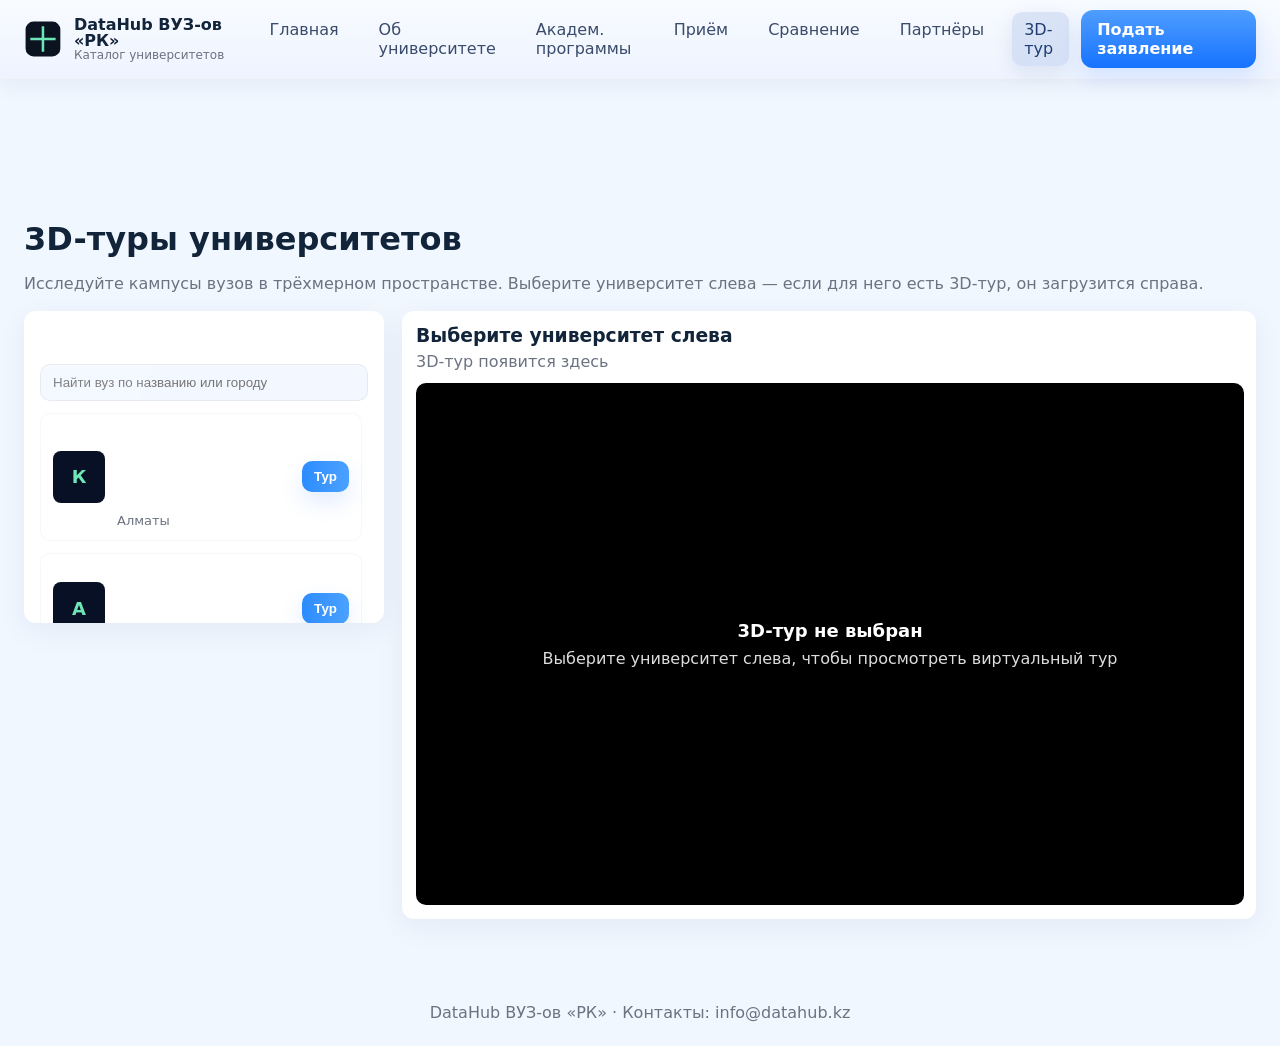
<file: frontend/tour.html>
<!doctype html>
<html lang="ru">
<head>
  <meta charset="utf-8" />
  <meta name="viewport" content="width=device-width,initial-scale=1" />
  <title>3D-тур — DataHub ВУЗ-ов «РК»</title>

  <link rel="stylesheet" href="assets/css/styles.css">

  <style>
    :root{
      --max-width:1280px;
      --container-pad:24px;
      --text:#12243a;
      --muted:#6b7280;
      --surface:#fff;
      --accent1:#2d8cff;
      --accent2:#4aa1ff;
      --card-shadow: 0 8px 30px rgba(12,32,80,0.06);
    }
    body{ font-family:Inter, system-ui, Arial; background:#f1f7ff; color:var(--text); margin:0; }
    .site-header{ position:fixed; top:0; left:0; right:0; background:linear-gradient(180deg, rgba(2,6,23,0.03), rgba(2,6,23,0.02)); padding:10px 0; z-index:999; border-bottom:1px solid rgba(0,0,0,0.03); }
    .header-inner{ max-width:var(--max-width); margin:0 auto; padding:0 var(--container-pad); display:flex; align-items:center; justify-content:space-between; gap:12px; }
    main{ max-width:var(--max-width); margin:110px auto 60px; padding:0 var(--container-pad); }
    h1{ margin:0 0 6px 0; font-size:32px; }
    .lead{ color:var(--muted); margin-bottom:18px; }

    .grid{ display:grid; grid-template-columns:360px 1fr; gap:18px; align-items:start; }
    @media(max-width:980px){ .grid{ grid-template-columns: 1fr; } }

    .panel{ background:var(--surface); padding:16px; border-radius:12px; box-shadow:var(--card-shadow); }
    .panel h3{ margin:0 0 12px 0; }

    /* left list */
    #searchInput{ width:100%; padding:10px 12px; border-radius:10px; border:1px solid rgba(0,0,0,0.06); background:#f3f7ff; box-sizing:border-box; margin-bottom:12px; }
    .uni-list{ display:flex; flex-direction:column; gap:12px; max-height:62vh; overflow:auto; padding-right:6px; }
    .uni-item{ display:flex; gap:12px; align-items:center; padding:12px; border-radius:10px; background:#fff; border:1px solid rgba(0,0,0,0.03); cursor:pointer; }
    .uni-item:hover{ box-shadow:0 8px 24px rgba(10,40,100,0.06); }
    .uni-logo{ width:52px; height:52px; border-radius:8px; display:flex; align-items:center; justify-content:center; background:#071025; color:#6ee7b7; font-weight:700; font-size:18px; }
    .uni-meta{ flex:1; min-width:0; }
    .uni-meta .name{ font-weight:700; font-size:15px; line-height:1.1; }
    .uni-meta .city{ font-size:13px; color:var(--muted); margin-top:4px; }

    .btn-choose{ padding:8px 12px; border-radius:10px; border:none; background:linear-gradient(90deg,var(--accent1),var(--accent2)); color:#fff; cursor:pointer; }

    /* right: player area */
    .viewer { background:var(--surface); border-radius:12px; padding:14px; box-shadow:var(--card-shadow); min-height:360px; display:flex; flex-direction:column; gap:12px; }
    .viewer-embed { width:100%; height:520px; border-radius:10px; border:1px solid rgba(0,0,0,0.06); overflow:hidden; background:#000; display:flex; align-items:center; justify-content:center; }
    .viewer-embed iframe{ width:100%; height:100%; border:0; display:block; }

    .viewer-info { display:flex; gap:16px; align-items:flex-start; justify-content:space-between; }
    .viewer-info .desc { color:var(--muted); max-width:70%; }
    .viewer-actions{ display:flex; gap:8px; align-items:center; }

    .muted-note{ color:var(--muted); }

    /* small */
    @media(max-width:700px){
      .viewer-embed{ height:320px; }
    }
  </style>
</head>
<body>

<header class="site-header" role="banner">
  <div class="header-inner">
    <a href="index.html" style="display:flex; gap:12px; align-items:center; text-decoration:none;">
      <svg width="44" height="44" viewBox="0 0 24 24"><rect x="1" y="1" width="22" height="22" rx="5" fill="#0b1220"/><path d="M4 12h16M12 4v16" stroke="#6ee7b7" stroke-width="1.6"/></svg>
      <div style="line-height:1;">
        <div style="font-weight:700; color:var(--text);">DataHub ВУЗ-ов «РК»</div>
        <div style="font-size:12px; color:var(--muted);">Каталог университетов</div>
      </div>
    </a>
    <nav class="main-nav">
      <a class="nav-link" href="index.html">Главная</a>
      <a class="nav-link" href="university.html">Об университете</a>
      <a class="nav-link" href="programs.html">Академ. программы</a>
      <a class="nav-link" href="admission.html">Приём</a>
      <a class="nav-link" href="compare.html">Сравнение</a>
      <a class="nav-link" href="partners.html">Партнёры</a>
      <a class="nav-link active" href="tour.html">3D-тур</a>
    </nav>
    <div><a href="admission.html" class="btn primary">Подать заявление</a></div>
  </div>
</header>

<main>
  <h1>3D-туры университетов</h1>
  <p class="lead">Исследуйте кампусы вузов в трёхмерном пространстве. Выберите университет слева — если для него есть 3D-тур, он загрузится справа.</p>

  <div class="grid">
    <!-- LEFT: universities -->
    <aside class="panel">
      <h3>Университеты</h3>
      <input id="searchInput" placeholder="Найти вуз по названию или городу" aria-label="Поиск университетов">
      <div class="uni-list" id="uniList" role="list"></div>
      <div style="margin-top:10px; color:var(--muted); font-size:13px;">Кликайте по вузу, чтобы открыть 3D-тур (если доступен).</div>
    </aside>

    <!-- RIGHT: viewer -->
    <section class="viewer" aria-live="polite">
      <div id="viewerHeader" style="display:flex; align-items:center; justify-content:space-between;">
        <div>
          <h3 id="viewerTitle" style="margin:0;">Выберите университет слева</h3>
          <div id="viewerSub" class="muted-note" style="margin-top:6px;">3D-тур появится здесь</div>
        </div>
        <div class="viewer-actions">
          <button id="btnOpenNew" class="btn-choose" style="display:none">Открыть в новой вкладке</button>
        </div>
      </div>

      <div class="viewer-embed" id="viewerEmbed">
        <div style="color:#fff; padding:10px; text-align:center;">
          <div style="font-weight:700; font-size:18px;">3D-тур не выбран</div>
          <div class="muted-note" style="color:#ddd; margin-top:8px;">Выберите университет слева, чтобы просмотреть виртуальный тур</div>
        </div>
      </div>

      <div class="viewer-info" id="viewerInfo" style="display:none">
        <div class="desc">
          <div id="viewerDesc"></div>
        </div>
        <div style="min-width:200px; text-align:right;">
          <div id="viewerContact" class="muted-note"></div>
          <div style="margin-top:8px;"><a id="viewerLink" href="#" target="_blank" rel="noopener" style="display:none">Перейти на страницу тура</a></div>
        </div>
      </div>
    </section>
  </div>
</main>

<footer style="margin-top:28px; padding:24px 0; text-align:center; color:var(--muted);">
  DataHub ВУЗ-ов «РК» · Контакты: info@datahub.kz
</footer>

<script>
/*
  tour.html
  - использует window.UNIVERSITIES_DB, если он есть.
  - если нет — использует встроенный demoList (те же вузы, что в проекте).
  - выбираете вуз — справа появится iframe с 3D-туром (если есть), иначе превью и ссылка.
*/

const demoList = [
  {
    id: "kznu",
    name: "Казахский национальный университет им. аль-Фараби (КазНУ)",
    city: "Алматы",
    short_desc: "Крупнейший классический вуз Казахстана.",
    tour: "https://3dtour.kaznu.kz"  // примерная ссылка
  },
  {
    id: "aues",
    name: "Алматинский университет энергетики и связи (АУЭС)",
    city: "Алматы",
    short_desc: "Ведущий вуз в области энергетики и связи.",
    tour: "https://vr.aues.kz"
  },
  {
    id: "kbtu",
    name: "Казахстанско-Британский технический университет (КБТУ)",
    city: "Алматы",
    short_desc: "Технический вуз с англоязычными программами.",
    tour: "" // нет тура
  },
  {
    id: "iitu",
    name: "Международный университет информационных технологий (МУИТ / IITU)",
    city: "Алматы",
    short_desc: "Сильная IT-специализация.",
    tour: "https://tour.iitu.kz"
  },
  {
    id: "aitu",
    name: "Astana IT University (АйТУ)",
    city: "Нур-Султан",
    short_desc: "Современный ИТ-вуз в столице.",
    tour: "https://tour.astanait.edu.kz"
  }
];

// Fetch universities from global sources if available
async function loadUniversities() {
  try {
    // if DataHub object available and has fetchUniversities
    if (window.DataHub && typeof DataHub.fetchUniversities === 'function') {
      const items = await DataHub.fetchUniversities();
      if (Array.isArray(items) && items.length) {
        // map into expected shape
        return items.map(u => ({
          id: u.id || u.slug || (u.name || '').toLowerCase().replace(/\s+/g,'_'),
          name: u.name || u.title || '—',
          city: u.city || u.location || '',
          short_desc: u.short_desc || u.description || '',
          tour: (u.tour || (u.virtual_tour || '') ) || ''
        }));
      }
    }

    // if window.UNIVERSITIES_DB present
    if (window.UNIVERSITIES_DB && Array.isArray(window.UNIVERSITIES_DB.universities)) {
      return window.UNIVERSITIES_DB.universities.map(u => ({
        id: u.id || u.name.toLowerCase().replace(/\s+/g,'_'),
        name: u.name || '—',
        city: u.city || '',
        short_desc: u.short_desc || u.long_desc || '',
        tour: u.tour || ''
      }));
    }

  } catch (e) {
    console.warn("loadUniversities error:", e);
  }

  // fallback: demo list
  return demoList;
}

document.addEventListener('DOMContentLoaded', async () => {
  const uniListEl = document.getElementById('uniList');
  const searchInput = document.getElementById('searchInput');
  const viewerEmbed = document.getElementById('viewerEmbed');
  const viewerTitle = document.getElementById('viewerTitle');
  const viewerSub = document.getElementById('viewerSub');
  const viewerInfo = document.getElementById('viewerInfo');
  const viewerDesc = document.getElementById('viewerDesc');
  const viewerContact = document.getElementById('viewerContact');
  const viewerLink = document.getElementById('viewerLink');
  const btnOpenNew = document.getElementById('btnOpenNew');

  let universities = await loadUniversities();
  // simple unique by id
  const byId = {};
  universities.forEach(u => byId[String(u.id)] = u);

  function renderList(list) {
    uniListEl.innerHTML = '';
    if (!list.length) {
      uniListEl.innerHTML = '<div class="muted-note">Университеты не найдены.</div>';
      return;
    }
    list.forEach(u => {
      const item = document.createElement('div');
      item.className = 'uni-item';
      item.innerHTML = `
        <div class="uni-logo">${escapeHtml((u.name||'U')[0].toUpperCase())}</div>
        <div class="uni-meta">
          <div class="name">${escapeHtml(u.name)}</div>
          <div class="city">${escapeHtml(u.city || '')}</div>
        </div>
        <div><button class="btn-choose" data-id="${escapeHtml(u.id)}">Тур</button></div>
      `;
      uniListEl.appendChild(item);
    });

    // attach click handlers
    uniListEl.querySelectorAll('.btn-choose').forEach(btn => {
      btn.addEventListener('click', () => {
        const id = btn.dataset.id;
        selectUniversity(id);
      });
    });

    // also allow clicking whole item
    uniListEl.querySelectorAll('.uni-item').forEach(div => {
      div.addEventListener('click', (ev) => {
        // avoid double on button click
        if (ev.target.tagName.toLowerCase() === 'button' || ev.target.closest('button')) return;
        const btn = div.querySelector('.btn-choose');
        if (btn) btn.click();
      });
    });
  }

  function selectUniversity(id) {
    const u = byId[id];
    if (!u) return;
    viewerTitle.textContent = u.name;
    viewerSub.textContent = u.city ? (u.city) : '';
    viewerDesc.textContent = u.short_desc || '';

    // show contact / link area
    viewerInfo.style.display = 'flex';
    viewerContact.innerHTML = `ID: ${escapeHtml(u.id)}`;
    viewerLink.style.display = 'none';
    btnOpenNew.style.display = 'none';

    // if tour is a valid URL — embed in iframe
    const tour = (u.tour || '').trim();
    if (tour && isLikelyUrl(tour)) {
      // show iframe
      viewerEmbed.innerHTML = '';
      const iframe = document.createElement('iframe');
      // set sandbox only if you want restrict; for 3rd party better not set heavy restrictions
      iframe.src = tour;
      iframe.title = `3D-тур — ${u.name}`;
      viewerEmbed.appendChild(iframe);

      viewerLink.href = tour;
      viewerLink.textContent = 'Открыть тур в новой вкладке';
      viewerLink.style.display = 'inline-block';
      btnOpenNew.style.display = 'inline-block';
      btnOpenNew.onclick = ()=> window.open(tour, '_blank');

    } else {
      // no tour — show placeholder and informative text + image if any
      viewerEmbed.innerHTML = `
        <div style="padding:18px; text-align:left; color:var(--muted);">
          <div style="font-weight:700; font-size:18px; color:var(--text); margin-bottom:6px;">3D-тур не найден</div>
          <div>Для этого университета 3D-тур пока недоступен. Вы можете посетить официальный сайт вуза или связаться с приёмной комиссией для получения информации о виртуальных экскурсиях.</div>
        </div>
      `;
      viewerLink.style.display = 'none';
      btnOpenNew.style.display = 'none';
    }

    // scroll viewer into view a bit
    viewerEmbed.scrollIntoView({behavior:'smooth', block:'center'});
  }

  // search handler (live)
  searchInput.addEventListener('input', () => {
    const q = (searchInput.value || '').trim().toLowerCase();
    if (!q) {
      renderList(universities);
      return;
    }
    const filtered = universities.filter(u => (u.name||'').toLowerCase().includes(q) || (u.city||'').toLowerCase().includes(q));
    renderList(filtered);
  });

  // fallback render
  renderList(universities);

  // Helpers
  function escapeHtml(s){ return String(s||'').replace(/&/g,'&amp;').replace(/</g,'&lt;').replace(/>/g,'&gt;'); }
  function isLikelyUrl(s){
    try {
      const url = new URL(s);
      return ['http:','https:'].includes(url.protocol);
    } catch(e){ return false; }
  }
});
</script>

</body>
</html>
</file>
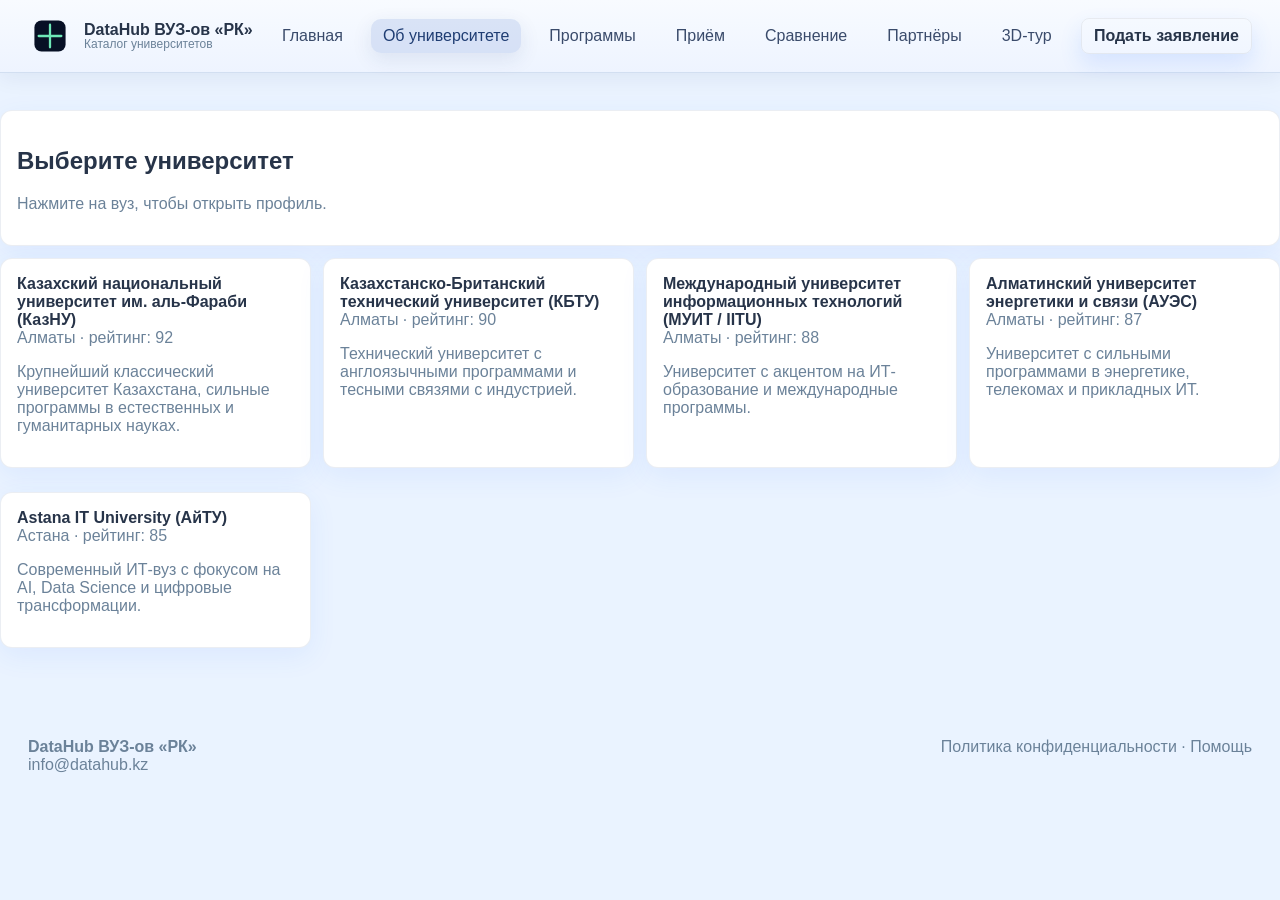
<file: frontend/university.html>
<!doctype html>
<html lang="ru">
<head>
<meta charset="utf-8">
<meta name="viewport" content="width=device-width,initial-scale=1">
<title>Университет — DataHub ВУЗ-ов «РК»</title>

<link rel="stylesheet" href="assets/css/styles.css">

<style>
  /* Local styles */
  .uni-header { display:flex; gap:20px; align-items:center; flex-wrap:wrap; }
  .uni-logo { width:110px; height:110px; border-radius:14px; background:#0d172a;
              display:flex; align-items:center; justify-content:center; font-size:40px; color:#6ee7b7; }

  .uni-info { flex:1; }
  .numbers-box { display:flex; flex-wrap:wrap; gap:20px; margin-top:16px; }
  .numbers-box .card { flex:1 1 160px; text-align:center; }

  .gallery { display:flex; gap:12px; overflow-x:auto; margin-top:12px; padding-bottom:6px; }
  .gallery img { width:220px; height:140px; object-fit:cover; border-radius:10px; }

  .section-title { margin-top:24px; }
  .partners-list div { padding:6px 0; border-bottom:1px dashed rgba(0,0,0,0.06); }

  .muted-note { color: var(--muted); }
  .card { background: var(--surface); border-radius: 12px; padding: 16px; box-shadow: var(--shadow); margin-bottom: 12px; }

  /* small responsive */
  @media (max-width:700px){
    .uni-header { flex-direction:column; align-items:flex-start; }
    .uni-logo { width:84px; height:84px; font-size:32px; }
  }

  a.btn { display:inline-block; padding:8px 12px; border-radius:8px; text-decoration:none; border:1px solid rgba(0,0,0,0.06); background:transparent; color:var(--text); }
  a.btn.ghost { background: rgba(255,255,255,0.02); }
</style>

</head>
<body>

<!-- ===========================================================
     HEADER (единый на всех страницах)
=========================================================== -->
<header class="site-header">
  <div class="header-inner">

    <a href="index.html" class="brand" style="display:flex; gap:12px; align-items:center; text-decoration:none;">
      <div style="width:44px;height:44px;border-radius:8px;display:flex;align-items:center;justify-content:center;">
        <svg width="34" height="34" viewBox="0 0 24 24" fill="none" aria-hidden="true">
          <rect x="1" y="1" width="22" height="22" rx="5" fill="#071025"/>
          <path d="M4 12h16M12 4v16" stroke="#6ee7b7" stroke-width="1.6" stroke-linecap="round"/>
        </svg>
      </div>
      <div style="line-height:1;">
        <div style="font-weight:700; color:var(--text); font-size:16px;">DataHub ВУЗ-ов «РК»</div>
        <div style="font-size:12px; color:var(--muted);">Каталог университетов</div>
      </div>
    </a>

    <nav class="main-nav" aria-label="Главная навигация">
      <a class="nav-link" href="index.html">Главная</a>
      <a class="nav-link active" href="university.html">Об университете</a>
      <a class="nav-link" href="programs.html">Программы</a>
      <a class="nav-link" href="admission.html">Приём</a>
      <a class="nav-link" href="compare.html">Сравнение</a>
      <a class="nav-link" href="partners.html">Партнёры</a>
      <a class="nav-link" href="tour.html">3D-тур</a>
    </nav>

    <div style="display:flex; gap:10px; align-items:center;">
      <a href="admission.html" class="btn primary">Подать заявление</a>
      <button class="burger" id="navBurger" type="button" aria-label="Открыть меню">
        <span style="display:block;width:20px;height:2px;background:var(--text);margin:4px 0;"></span>
        <span style="display:block;width:20px;height:2px;background:var(--text);margin:4px 0;"></span>
        <span style="display:block;width:20px;height:2px;background:var(--text);margin:4px 0;"></span>
      </button>
    </div>

  </div>
</header>

<!-- Header JS helpers -->
<script>
document.addEventListener('DOMContentLoaded', () => {
  const path = location.pathname.split('/').pop() || 'index.html';
  document.querySelectorAll('.main-nav .nav-link').forEach(a => {
    if (a.getAttribute('href') === path) a.classList.add('active');
  });

  const b = document.getElementById('navBurger');
  const nav = document.querySelector('.main-nav');
  if (b) {
    b.addEventListener('click', ()=> nav.classList.toggle('mobile-open'));
    document.addEventListener('click',(e)=>{
      if(window.innerWidth<=980 && nav.classList.contains('mobile-open')){
        if(!nav.contains(e.target)&&!b.contains(e.target)) nav.classList.remove('mobile-open');
      }
    });
  }

  const h = document.querySelector('.site-header');
  const setPad = ()=> document.body.style.paddingTop = h.getBoundingClientRect().height + 'px';
  setPad(); window.addEventListener('resize', setPad);
});
</script>

<!-- ===========================================================
     MAIN CONTENT
=========================================================== -->
<main class="main-content">

  <div id="uniContainer">
    <div class="card">
      <div class="uni-header">
        <div class="uni-logo" id="uniLogo">U</div>
        <div class="uni-info">
          <h2 id="uniName">Загрузка...</h2>
          <p class="muted-note" id="uniCity"></p>
          <p class="muted-note" id="uniRating"></p>
        </div>
      </div>
    </div>

    <div class="card">
      <h3>Описание</h3>
      <p id="uniShort" class="muted-note"></p>
      <p id="uniLong" style="margin-top:10px;"></p>

      <h3 class="section-title">Галерея</h3>
      <div id="gallery" class="gallery"></div>

      <h3 class="section-title">Основные показатели</h3>
      <div class="numbers-box">
        <div class="card"><strong id="numStudents">—</strong><div class="muted-note small">Студентов</div></div>
        <div class="card"><strong id="numFaculty">—</strong><div class="muted-note small">Преподавателей</div></div>
        <div class="card"><strong id="numPrograms">—</strong><div class="muted-note small">Программ</div></div>
      </div>

      <h3 class="section-title">Контакты</h3>
      <p id="uniContact" class="muted-note"></p>

      <h3 class="section-title">Партнёры</h3>
      <div id="uniPartners" class="partners-list"></div>

    </div>
  </div>
</main>

<!-- ===========================================================
     FOOTER
=========================================================== -->
<footer class="site-footer">
  <div class="footer-inner">
    <div><strong>DataHub ВУЗ-ов «РК»</strong><br><span class="small muted-note">info@datahub.kz</span></div>
    <div class="small muted-note">Политика конфиденциальности · Помощь</div>
  </div>
</footer>

<script src="assets/js/app.js" defer></script>

<!-- Embedded fallback DB (used if DataHub and fetch JSON are not available locally).
     Keep IDs lowercase and consistent with `index.html` / other pages. -->
<script>
window.UNIVERSITIES_DB = {
  "universities": [
    {
      "id": "kznu",
      "name": "Казахский национальный университет им. аль-Фараби (КазНУ)",
      "city": "Алматы",
      "rating": 92,
      "short_desc": "Крупнейший классический университет Казахстана, сильные программы в естественных и гуманитарных науках.",
      "long_desc": "КазНУ — ведущий национальный университет с богатой историей и международными партнёрами.",
      "student_count": 20000,
      "faculty_count": 2000,
      "programs_count": 180,
      "contact": { "phone": "+7 (727) 377-33-33", "email": "info@kaznu.edu.kz", "address": "пр. Аль-Фараби, 71, Алматы" },
      "gallery": ["assets/images/kaznu-1.jpg", "assets/images/kaznu-2.jpg"],
      "partners": [
        {"partner_name":"University of Cambridge","country":"United Kingdom"},
        {"partner_name":"Lomonosov Moscow State University","country":"Russia"},
        {"partner_name":"Universidad de Salamanca","country":"Spain"}
      ],
      "tour": "https://3dtour.kaznu.kz"
    },
    {
      "id": "aues",
      "name": "Алматинский университет энергетики и связи (АУЭС)",
      "city": "Алматы",
      "rating": 87,
      "short_desc": "Университет с сильными программами в энергетике, телекомах и прикладных ИТ.",
      "long_desc": "АУЭС готовит инженеров и специалистов для энергетической и телеком-индустрии.",
      "student_count": 8000,
      "faculty_count": 700,
      "programs_count": 60,
      "contact": { "phone": "+7 (727) 323-11-75", "email": "aues@aues.kz", "address": "ул. Байтурсынова, 126/1, Алматы" },
      "gallery": ["assets/images/aues-1.jpg"],
      "partners": [
        {"partner_name":"Anhalt University of Applied Sciences","country":"Germany"},
        {"partner_name":"Tampere University","country":"Finland"},
        {"partner_name":"Beijing University of Posts and Telecommunications","country":"China"}
      ],
      "tour": ""
    },
    {
      "id": "kbtu",
      "name": "Казахстанско-Британский технический университет (КБТУ)",
      "city": "Алматы",
      "rating": 90,
      "short_desc": "Технический университет с англоязычными программами и тесными связями с индустрией.",
      "long_desc": "КБТУ фокусируется на инженерии, нефти и газе, ИТ и менеджменте.",
      "student_count": 5000,
      "faculty_count": 400,
      "programs_count": 50,
      "contact": { "phone": "+7 (727) 357-42-42", "email": "info@kbtu.kz", "address": "ул. Толе Би, 59, Алматы" },
      "gallery": ["assets/images/kbtu-1.jpg"],
      "partners": [
        {"partner_name":"London School of Economics (LSE)","country":"United Kingdom"},
        {"partner_name":"University of Strathclyde","country":"United Kingdom"},
        {"partner_name":"Heriot-Watt University","country":"United Kingdom"}
      ],
      "tour": ""
    },
    {
      "id": "iitu",
      "name": "Международный университет информационных технологий (МУИТ / IITU)",
      "city": "Алматы",
      "rating": 88,
      "short_desc": "Университет с акцентом на ИТ-образование и международные программы.",
      "long_desc": "МУИТ предлагает сильные программы по программной инженерии и кибербезопасности.",
      "student_count": 6000,
      "faculty_count": 500,
      "programs_count": 40,
      "contact": { "phone": "+7 (727) 320-00-00", "email": "reception@iitu.edu.kz", "address": "ул. Манаса, 34/1, Алматы" },
      "gallery": ["assets/images/iitu-1.jpg"],
      "partners": [
        {"partner_name":"KAIST","country":"South Korea"},
        {"partner_name":"National University of Singapore (NUS)","country":"Singapore"},
        {"partner_name":"University of Oulu","country":"Finland"}
      ],
      "tour": ""
    },
    {
      "id": "aitu",
      "name": "Astana IT University (АйТУ)",
      "city": "Астана",
      "rating": 85,
      "short_desc": "Современный ИТ-вуз с фокусом на AI, Data Science и цифровые трансформации.",
      "long_desc": "АйТУ готовит специалистов для индустрии ИТ и цифрового сектора.",
      "student_count": 3000,
      "faculty_count": 250,
      "programs_count": 30,
      "contact": { "phone": "+7 (7172) 645-710", "email": "info@astanait.edu.kz", "address": "пр. Мәңгілік Ел, Астана" },
      "gallery": ["assets/images/aitu-1.jpg"],
      "partners": [
        {"partner_name":"SAP University Alliances","country":"Germany"},
        {"partner_name":"Edinburgh Napier University","country":"United Kingdom"},
        {"partner_name":"Hasso Plattner Institute (HPI)","country":"Germany"}
      ],
      "tour": ""
    }
  ]
};
</script>

<!-- PAGE LOGIC: robust loader for university.html -->
<script>
document.addEventListener("DOMContentLoaded", async () => {
  // helper to show message on page
  function showMessage(html) {
    const container = document.getElementById('uniContainer');
    container.innerHTML = "<div class='card'><p class='muted-note'>" + html + "</p></div>";
  }

  // get id from URL, normalize
  const params = new URLSearchParams(location.search);
  let id = params.get("id");
  if (id) id = decodeURIComponent(String(id)).trim();

  // if no id => show list of universities (linking to profiles)
  if (!id) {
    try {
      // 1) Try DataHub.list
      if (window.DataHub && typeof DataHub.fetchUniversities === "function") {
        const list = await DataHub.fetchUniversities();
        if (Array.isArray(list) && list.length) {
          renderUniversityList(list);
          return;
        }
      }

      // 2) Else try embedded DB
      if (window.UNIVERSITIES_DB && Array.isArray(window.UNIVERSITIES_DB.universities) && window.UNIVERSITIES_DB.universities.length) {
        renderUniversityList(window.UNIVERSITIES_DB.universities);
        return;
      }

      // 3) Else try local JSON
      try {
        const resp = await fetch('assets/data/universities.json');
        if (resp.ok) {
          const db = await resp.json();
          const arr = db.universities || [];
          if (arr.length) { renderUniversityList(arr); return; }
        }
      } catch (e) {
        // ignore - will show message below
      }

      showMessage("Список университетов пуст или недоступен.");
      return;
    } catch (err) {
      console.error("Ошибка при загрузке списка вузов:", err);
      showMessage("Не удалось загрузить список университетов.");
      return;
    }
  }

  // -- if id present: try to load university data from multiple sources robustly --
  try {
    // 1) Try DataHub.fetchUniversityById if available
    if (window.DataHub && typeof DataHub.fetchUniversityById === "function") {
      const uni = await DataHub.fetchUniversityById(id);
      if (uni) { renderUniversity(uni); return; }
    }

    // 2) Try window.UNIVERSITIES_DB (embedded)
    if (window.UNIVERSITIES_DB && Array.isArray(window.UNIVERSITIES_DB.universities)) {
      const found = window.UNIVERSITIES_DB.universities.find(u => String(u.id).toLowerCase() === String(id).toLowerCase());
      if (found) { renderUniversity(found); return; }
    }

    // 3) Try local JSON file
    try {
      const resp = await fetch('assets/data/universities.json');
      if (resp.ok) {
        const db = await resp.json();
        const u = (db.universities || []).find(x => String(x.id).toLowerCase() === String(id).toLowerCase());
        if (u) { renderUniversity(u); return; }
      }
    } catch (e) {
      // ignore
    }

    // 4) Try backend API path (if present)
    try {
      const apiResp = await fetch(`/api/universities/${encodeURIComponent(id)}`);
      if (apiResp.ok) {
        const uni = await apiResp.json();
        if (uni && uni.id) { renderUniversity(uni); return; }
      }
    } catch (e) {
      // ignore
    }

    // nothing found
    showMessage("Университет не найден (проверьте параметр ?id=...).");
    console.warn("University not found for id:", id);
    return;

  } catch (err) {
    console.error("Ошибка при загрузке данных университета:", err);
    showMessage("Ошибка при загрузке данных университета. Смотри консоль.");
    return;
  }

  // ---- helper: render university list (when no id) ----
  function renderUniversityList(list) {
    const container = document.getElementById('uniContainer');
    container.innerHTML = "";
    const header = document.createElement('div');
    header.className = 'card';
    header.innerHTML = '<h2>Выберите университет</h2><p class="muted-note">Нажмите на вуз, чтобы открыть профиль.</p>';
    container.appendChild(header);

    const grid = document.createElement('div');
    grid.style.display = 'grid';
    grid.style.gridTemplateColumns = 'repeat(auto-fill,minmax(300px,1fr))';
    grid.style.gap = '12px';
    grid.style.marginTop = '12px';

    list.forEach(u => {
      const c = document.createElement('div');
      c.className = 'card';
      const name = escapeHtml(u.name || u.title || '—');
      const city = escapeHtml(u.city || '');
      const rating = u.rating ?? '—';
      const short = escapeHtml((u.short_desc||'').substring(0,150));
      c.innerHTML = `
        <a href="university.html?id=${encodeURIComponent(u.id)}" style="text-decoration:none;color:inherit">
          <strong>${name}</strong>
          <div class="muted-note">${city} · рейтинг: ${rating}</div>
          <p class="muted-note">${short}</p>
        </a>`;
      grid.appendChild(c);
    });

    container.appendChild(grid);
  }

  // ---- helper: render university object into DOM ----
  function renderUniversity(uni) {
    // basic fill (keeps your existing DOM structure ids)
    document.getElementById("uniName").textContent = uni.name || "—";
    document.getElementById("uniCity").textContent = "Город: " + (uni.city || "—");
    document.getElementById("uniRating").textContent = "Рейтинг: " + (uni.rating ?? "—");
    document.getElementById("uniShort").textContent = uni.short_desc || "Нет краткого описания.";
    document.getElementById("uniLong").textContent = uni.long_desc || "Нет подробного описания.";
    document.getElementById("uniLogo").textContent = (uni.name||'U')[0].toUpperCase();

    document.getElementById("numStudents").textContent = uni.student_count ?? "—";
    document.getElementById("numFaculty").textContent = uni.faculty_count ?? "—";
    document.getElementById("numPrograms").textContent = (Array.isArray(uni.programs) ? uni.programs.length : uni.programs_count) ?? "—";

    // Contact
    let cHtml = "";
    if (uni.contact) {
      const obj = (typeof uni.contact === "string") ? (() => { try { return JSON.parse(uni.contact); } catch { return null; } })() : uni.contact;
      if (obj && typeof obj === 'object') {
        if (obj.phone) cHtml += `<div>📞 ${escapeHtml(obj.phone)}</div>`;
        if (obj.email) cHtml += `<div>✉️ <a href="mailto:${escapeAttr(obj.email)}">${escapeHtml(obj.email)}</a></div>`;
        if (obj.address) cHtml += `<div>📍 ${escapeHtml(obj.address)}</div>`;
      } else {
        cHtml = escapeHtml(uni.contact);
      }
    }
    document.getElementById("uniContact").innerHTML = cHtml || "Нет данных";

    // Gallery
    const gal = document.getElementById("gallery"); gal.innerHTML = "";
    const images = Array.isArray(uni.gallery) ? uni.gallery : (uni.gallery ? [uni.gallery] : []);
    if (!images.length) gal.innerHTML = "<p class='muted-note'>Фотографии отсутствуют.</p>";
    else images.forEach(src => {
      const img = document.createElement('img');
      img.src = src;
      img.alt = (uni.name || "Фото университета");
      gal.appendChild(img);
    });

    // Partners
    const pl = document.getElementById("uniPartners"); pl.innerHTML = "";
    if (Array.isArray(uni.partners) && uni.partners.length) {
      uni.partners.forEach(p => {
        const div = document.createElement('div');
        const country = p.country ? ` — <span class="muted-note">${escapeHtml(p.country)}</span>` : "";
        div.innerHTML = `<strong>${escapeHtml(p.partner_name || p.name || '—')}</strong>${country}`;
        pl.appendChild(div);
      });
    } else pl.innerHTML = "<p class='muted-note'>Партнёров нет.</p>";

    // optional 3D tour
    if (uni.tour) {
      let tourBlock = document.getElementById('uniTourBlock');
      if (!tourBlock) {
        tourBlock = document.createElement('div');
        tourBlock.id = 'uniTourBlock';
        tourBlock.style.marginTop = '14px';
        gal.parentElement.appendChild(tourBlock);
      }
      tourBlock.innerHTML = `<a class="btn ghost" href="${escapeAttr(uni.tour)}" target="_blank" rel="noopener">Посмотреть 3D-тур</a>`;
    }
  }

  // escape helpers
  function escapeHtml(s){ return String(s||'').replace(/&/g,'&amp;').replace(/</g,'&lt;').replace(/>/g,'&gt;'); }
  function escapeAttr(s){ return String(s||'').replace(/"/g,'&quot;'); }

});
</script>

</body>
</html>
</file>
<file: frontend/assets/css/styles.css>
/* ===========================================================
   Светлая голубая тема + светлая шапка (как на твоём референсе)
   =========================================================== */

:root {
    --bg: #eaf3ff;
    --surface: #ffffff;
    --surface-light: #f3f8ff;
    --text: #273449;
    --muted: #6b8299;

    --accent: #7fb2ff;
    --accent-2: #5f9bff;
    --accent-3: #2f76ff;

    --radius: 14px;
    --container-pad: 28px;
    --max-width: 1280px;

    --shadow: 0 8px 28px rgba(47,118,255,0.08);
}

/* ===========================================================
   ГЛОБАЛЬНЫЕ СТИЛИ
   =========================================================== */

html, body {
    margin: 0;
    padding: 0;
    background: var(--bg);
    color: var(--text);
    font-family: "Rubik", sans-serif;
    -webkit-font-smoothing: antialiased;
}

/* ===========================================================
   FIXED HEADER — СВЕТЛЫЙ! (исправлено)
   =========================================================== */

.site-header {
    position: fixed;
    top: 0;
    left: 0;
    right: 0;

    /* ✔ Светлый фон */
    background: linear-gradient(180deg, #f8fbff, #eef4ff) !important;

    border-bottom: 1px solid rgba(180, 200, 230, 0.55);
    backdrop-filter: blur(8px);

    padding: 14px 0;
    z-index: 9999;
    box-shadow: 0 6px 20px rgba(20,40,80,0.06) !important;
}

/* контейнер */
.header-inner {
    max-width: var(--max-width);
    margin: 0 auto;
    padding: 0 var(--container-pad);

    display: flex;
    align-items: center;
    justify-content: space-between;
}

/* BRAND */
.brand {
    display: flex;
    gap: 12px;
    align-items: center;
    text-decoration: none;
    color: var(--text);
}

.brand-logo {
    width: 48px;
    height: 48px;
    border-radius: 10px;

    background: linear-gradient(180deg, #e8f3ff, #dbe7ff);
    display: flex;
    align-items: center;
    justify-content: center;

    box-shadow: 0 6px 18px rgba(20,40,80,0.06);
}

.brand-title {
    font-size: 24px;
    font-weight: 700;
}

.brand-sub {
    font-size: 13px;
    color: var(--muted);
}

/* ===========================================================
   НАВИГАЦИЯ — тоже светлая
   =========================================================== */

.main-nav {
    display: flex;
    gap: 16px;
}

.nav-link {
    padding: 8px 12px;
    border-radius: 10px;

    color: #3a4b6b !important;
    text-decoration: none;
    font-weight: 500;

    transition: 0.2s;
}

.nav-link:hover {
    background: rgba(150,170,210,0.15);
}

.nav-link.active {
    background: rgba(130,160,220,0.25);
    color: #1f3d73 !important;
    box-shadow: 0 6px 20px rgba(30,60,120,0.10);
}

/* ===========================================================
   MOBILE NAV
   =========================================================== */

.burger {
    display: none;
    width: 44px;
    height: 44px;
    border-radius: 10px;

    background: rgba(200,210,230,0.3);
    align-items: center;
    justify-content: center;
    cursor: pointer;
}

.burger div {
    width: 22px;
    height: 3px;
    background: #3b4a67;
    margin: 3px 0;
    border-radius: 2px;
}

@media (max-width: 980px) {
    .main-nav { display: none; }

    .main-nav.mobile-open {
        display: flex;
        position: absolute;
        top: 70px;
        right: 20px;

        background: white;
        flex-direction: column;
        gap: 10px;

        padding: 16px;
        border-radius: 12px;
        box-shadow: var(--shadow);
    }

    .burger { display: flex; }
}

/* ===========================================================
   ОТСТУП ПОД ФИКСИРОВАННУЮ ШАПКУ
   =========================================================== */

body {
    padding-top: 110px !important;
}

/* ===========================================================
   ФОРМЫ И ИНПУТЫ
   =========================================================== */

input, select {
    background: var(--surface-light);
    border: 1px solid rgba(90,120,160,0.12);
    padding: 10px 12px;
    border-radius: 10px;
    width: 100%;
    color: var(--text);

    margin-bottom: 12px;
    box-shadow: inset 0 1px 1px rgba(255,255,255,0.6);
}

/* кнопки */
button, .btn {
    background: linear-gradient(180deg, #7fb2ff, #5f9bff);
    padding: 10px 16px;
    border-radius: 10px;

    border: none;
    cursor: pointer;
    color: #fff;
    font-weight: 600;

    box-shadow: 0 10px 20px rgba(47,118,255,0.15);
    transition: 0.2s;
}

button:hover, .btn:hover {
    transform: translateY(-2px);
    box-shadow: 0 14px 26px rgba(47,118,255,0.22);
}

.btn.ghost {
    background: rgba(140,160,200,0.12);
    color: #3b4a67;
}

/* ===========================================================
   HERO
   =========================================================== */

.hero-inner {
    display: flex;
    flex-wrap: wrap;
    gap: 28px;
}

.hero-left h1 {
    font-size: 44px;
    margin: 0 0 10px;
    color: #2b3b52;
}

.hero-left .lead {
    color: var(--muted);
    font-size: 17px;
    line-height: 1.6;
}

/* ===========================================================
   ПАНЕЛИ (как на картинке)
   =========================================================== */

.hero-panels {
    display: flex;
    gap: 18px;
    flex: 1 1 auto;
}

.panel {
    flex: 1;
    height: 280px;

    border-radius: 50px 50px 14px 14px;
    padding: 32px 26px;

    color: white;
    position: relative;
    overflow: hidden;

    box-shadow: 0 10px 32px rgba(47,118,255,0.12);
}

.panel-num {
    width: 56px;
    height: 56px;
    border-radius: 50%;

    background: rgba(255,255,255,0.2);
    display: flex;
    align-items: center;
    justify-content: center;

    font-size: 22px;
    font-weight: 700;
    margin-bottom: 16px;
}

.panel-1 { background: linear-gradient(180deg, var(--accent), #6ea9ff); }
.panel-2 { background: linear-gradient(180deg, var(--accent-2), #4f8fff); }
.panel-3 { background: linear-gradient(180deg, var(--accent-3), #2766e7); }

.panel::before {
    content: "";
    position: absolute;
    top: -120px;
    left: -120px;

    width: 260px;
    height: 260px;
    border-radius: 50%;

    background: rgba(255,255,255,0.09);
}

.panel h3 {
    margin: 6px 0 12px;
    font-size: 22px;
}

.panel p {
    font-size: 15px;
    line-height: 1.55;
    color: rgba(255,255,255,0.9);
}

/* ===========================================================
   КАРТОЧКИ НИЖЕ
   =========================================================== */

.card {
    background: var(--surface);
    padding: 22px;
    border-radius: 16px;

    border: 1px solid rgba(60,90,140,0.10);
    box-shadow: var(--shadow);

    margin-bottom: 20px;
}

/* ===========================================================
   САЙДБАР
   =========================================================== */

.sidebar-card {
    background: #ffffff;
    padding: 22px;
    border-radius: 18px;

    border: 1px solid rgba(120,150,190,0.15);
    box-shadow: 0 10px 30px rgba(47,118,255,0.06);
}

#popularList li {
    margin-bottom: 10px;
}

/* ===========================================================
   FOOTER
   =========================================================== */

.site-footer {
    margin-top: 50px;
    padding: 28px 0;
    color: var(--muted);
}

.footer-inner {
    max-width: var(--max-width);
    margin: 0 auto;
    padding: 0 var(--container-pad);

    display: flex;
    justify-content: space-between;
}

/* ===========================================================
   RESPONSIVE
   =========================================================== */

@media (max-width: 1100px) {
    .hero-panels { flex-direction: column; }
    .panel { height: auto; padding: 24px; }
    body { padding-top: 120px !important; }
}

@media (max-width: 700px) {
    .brand-title { font-size: 20px; }
    .panel { border-radius: 26px; }
}
/* ========== ANIMATED BUTTONS ========== */
/* Применяется к элементам button, .btn, a.btn и .btn.primary/ghost и т.д. */

button, .btn, a.btn {
  --btn-bg: linear-gradient(180deg, #7fb2ff, #5f9bff);
  --btn-color: #fff;
  --btn-radius: 12px;
  --btn-shadow: 0 10px 22px rgba(47,118,255,0.14);
  display: inline-flex;
  align-items: center;
  gap: 8px;
  padding: 10px 16px;
  border-radius: var(--btn-radius);
  background: var(--btn-bg);
  color: var(--btn-color);
  border: none;
  cursor: pointer;
  font-weight: 600;
  text-decoration: none;
  transition:
    transform 180ms cubic-bezier(.2,.9,.2,1),
    box-shadow 220ms cubic-bezier(.2,.9,.2,1),
    filter 160ms ease,
    opacity 160ms ease;
  box-shadow: var(--btn-shadow);
  user-select: none;
  position: relative;
  overflow: hidden; /* для ripple */
}

/* hover — лёгкий подъём и усиление сияния */
button:hover, .btn:hover, a.btn:hover {
  transform: translateY(-4px);
  box-shadow: 0 18px 40px rgba(47,118,255,0.18);
  filter: saturate(1.03);
}

/* active — нажатие (вжать внутрь) */
button:active, .btn:active, a.btn:active {
  transform: translateY(-1px) scale(0.995);
  box-shadow: 0 8px 18px rgba(20,60,120,0.12);
  transition-duration: 120ms;
}

/* focus — доступность (outline) */
button:focus, .btn:focus, a.btn:focus {
  outline: none;
  box-shadow:
    0 10px 28px rgba(47,118,255,0.14),
    0 0 0 6px rgba(95,155,255,0.12);
}

/* Ghost / secondary style — более мягкая кнопка */
.btn.ghost, button.ghost {
  --btn-bg: linear-gradient(180deg,#ffffff, #f3f7ff);
  --btn-color: #193049;
  box-shadow: 0 6px 18px rgba(10,30,60,0.06);
  border: 1px solid rgba(20,50,90,0.04);
}

/* Small / pill */
.btn.sm {
  padding: 6px 10px;
  border-radius: 999px;
  font-weight:600;
}

/* Smooth color change for primary variant */
.btn.primary {
  --btn-bg: linear-gradient(180deg,#4f9dff,#1673ff);
  --btn-color: #fff;
}

/* subtle floating animation for call-to-action buttons */
@keyframes floatUp {
  0% { transform: translateY(0); }
  50% { transform: translateY(-3px); }
  100% { transform: translateY(0); }
}
.btn.cta {
  animation: floatUp 5s ease-in-out infinite;
  animation-delay: 0.6s;
}

/* Ripple effect pseudo-element (small fallback if JS not loaded) */
button.ripple::after,
.btn.ripple::after,
a.btn.ripple::after {
  content: "";
  position: absolute;
  border-radius: 50%;
  width: 0;
  height: 0;
  transform: translate(-50%, -50%);
  pointer-events: none;
  background: rgba(255,255,255,0.28);
  transition: width 420ms ease, height 420ms ease, opacity 420ms ease;
  opacity: 0;
}

/* make ripple visible when .ripple--animate added by JS */
button.ripple.ripple--animate::after,
.btn.ripple.ripple--animate::after,
a.btn.ripple.ripple--animate::after {
  width: 260px;
  height: 260px;
  opacity: 0;
  transition: opacity 420ms ease;
}

/* ensure anchor look like button */
a.btn { display:inline-flex; }

/* tiny accessibility improvement: increase hit area on touch devices */
@media (hover: none) {
  button, .btn, a.btn { padding: 14px 18px; }
}
</file>
